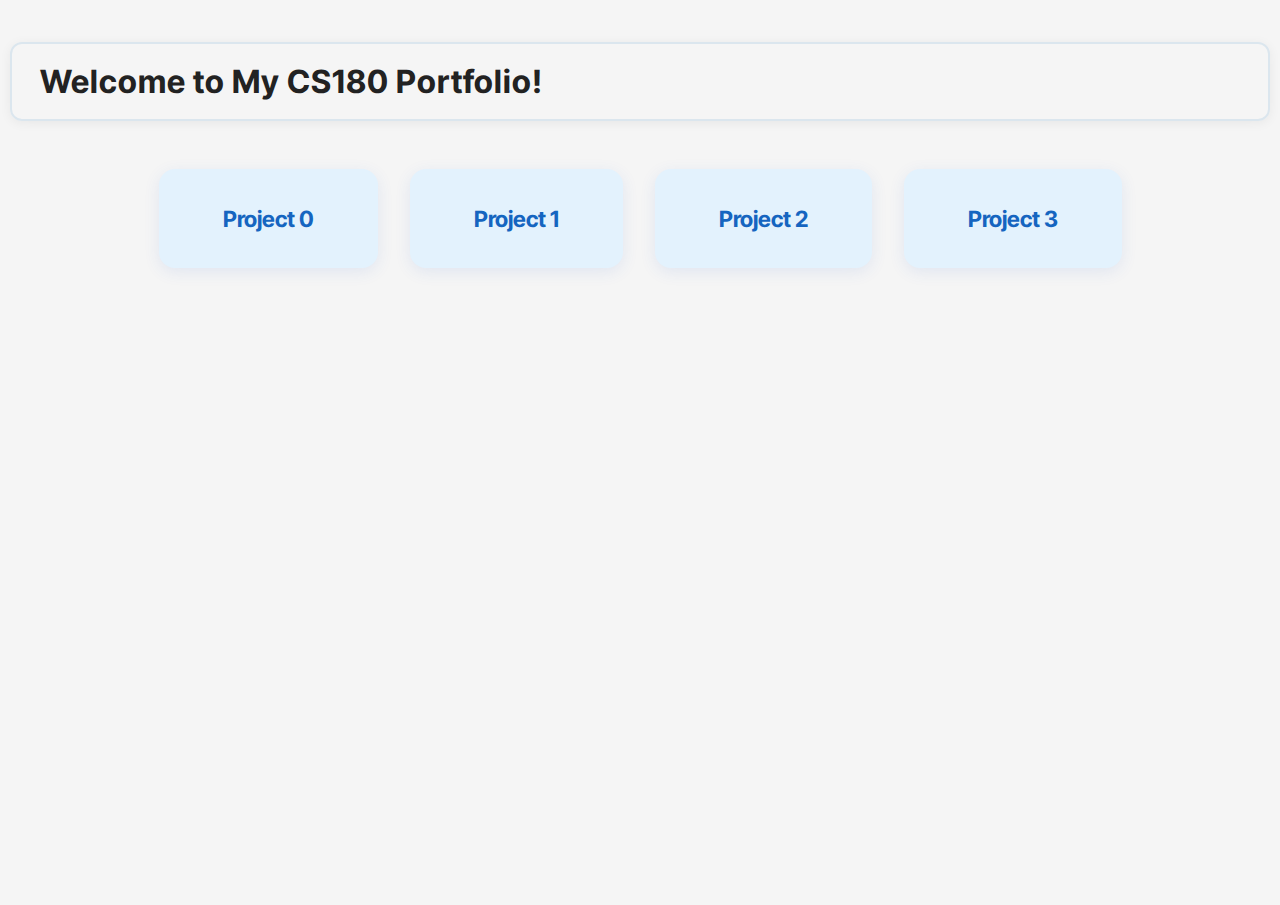
<file: index.html>
<!DOCTYPE html>
<html>
<head>
    <title>My Portfolio</title>
    <link rel="stylesheet" href="style.css">
    </style>
</head>
<body>
    <h1>Welcome to My CS180 Portfolio!</h1>
    <div class="card-links">
        <a class="card-btn" href="./0/index.html">Project 0</a>
        <a class="card-btn" href="./1/index.html">Project 1</a>
        <a class="card-btn" href="./2/index.html">Project 2</a>
        <a class="card-btn" href="./3/index.html">Project 3</a>
    </div>

</body>
</html>
</file>
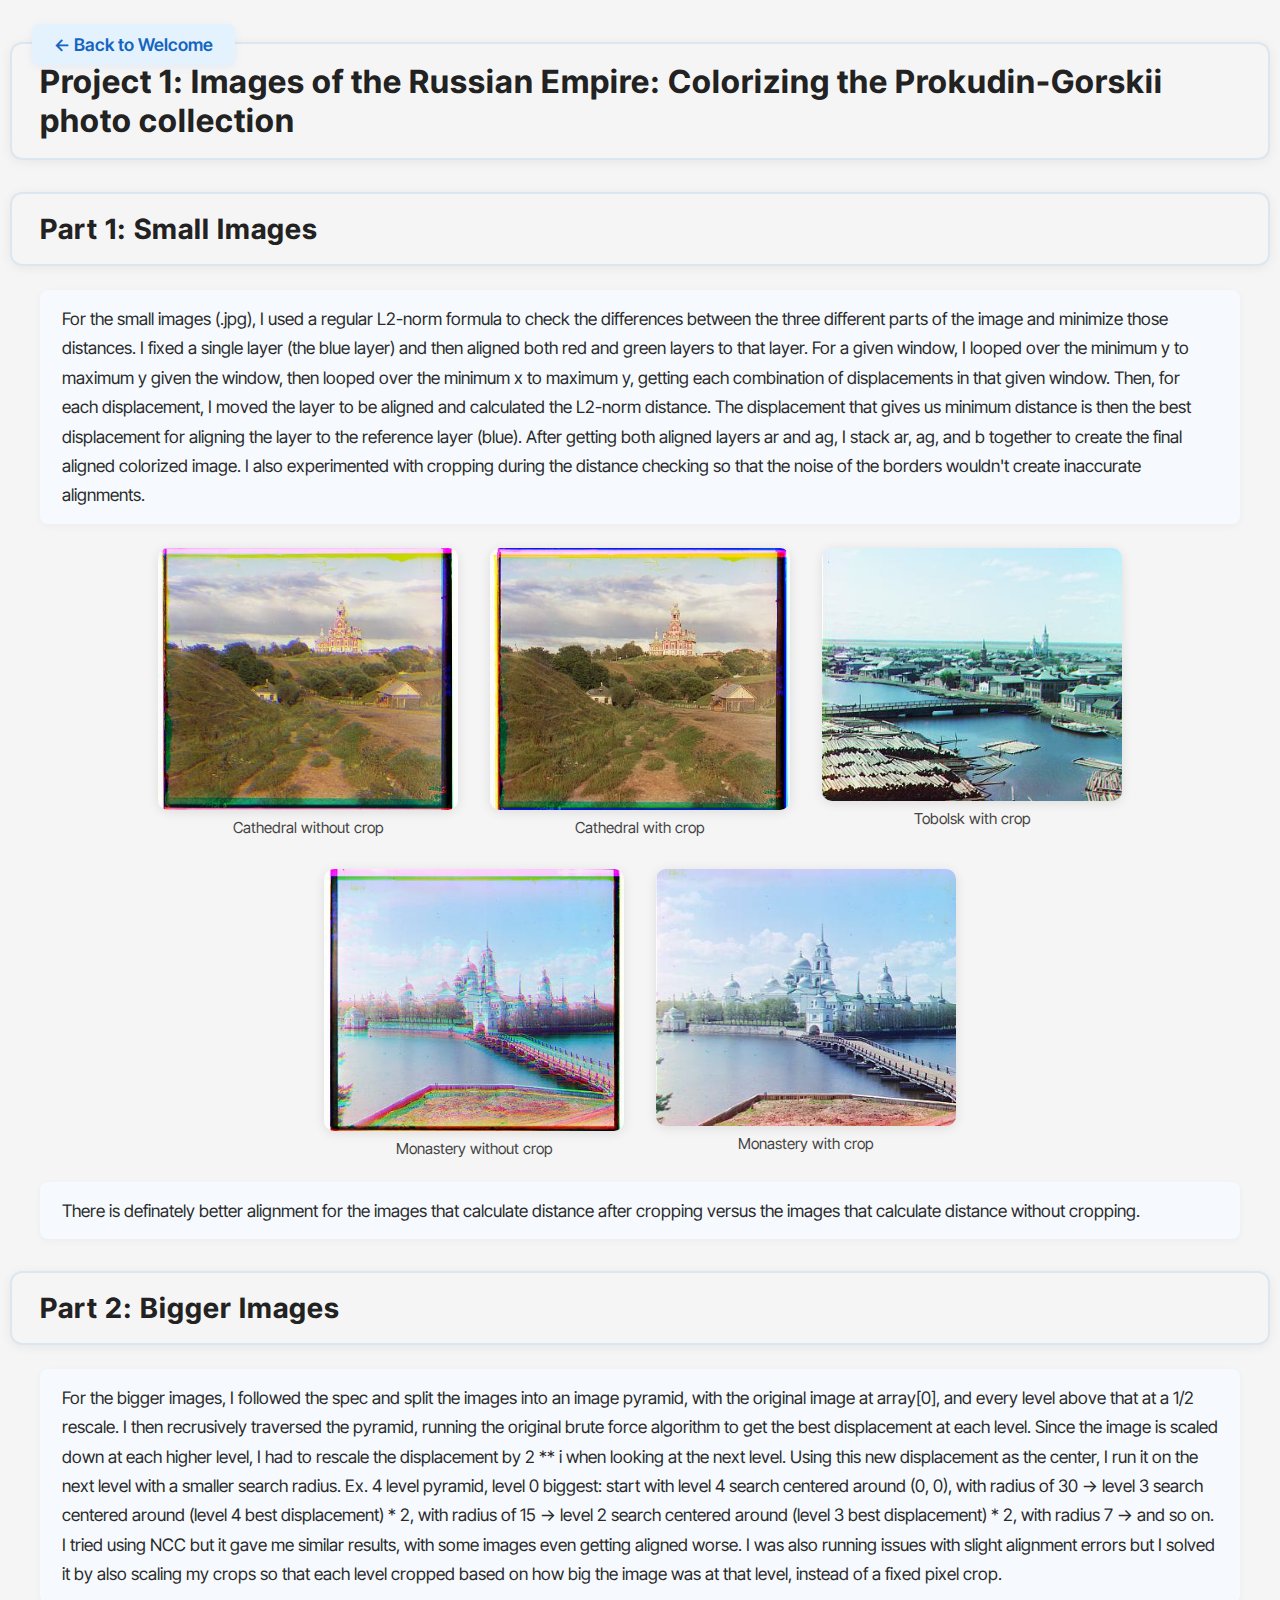
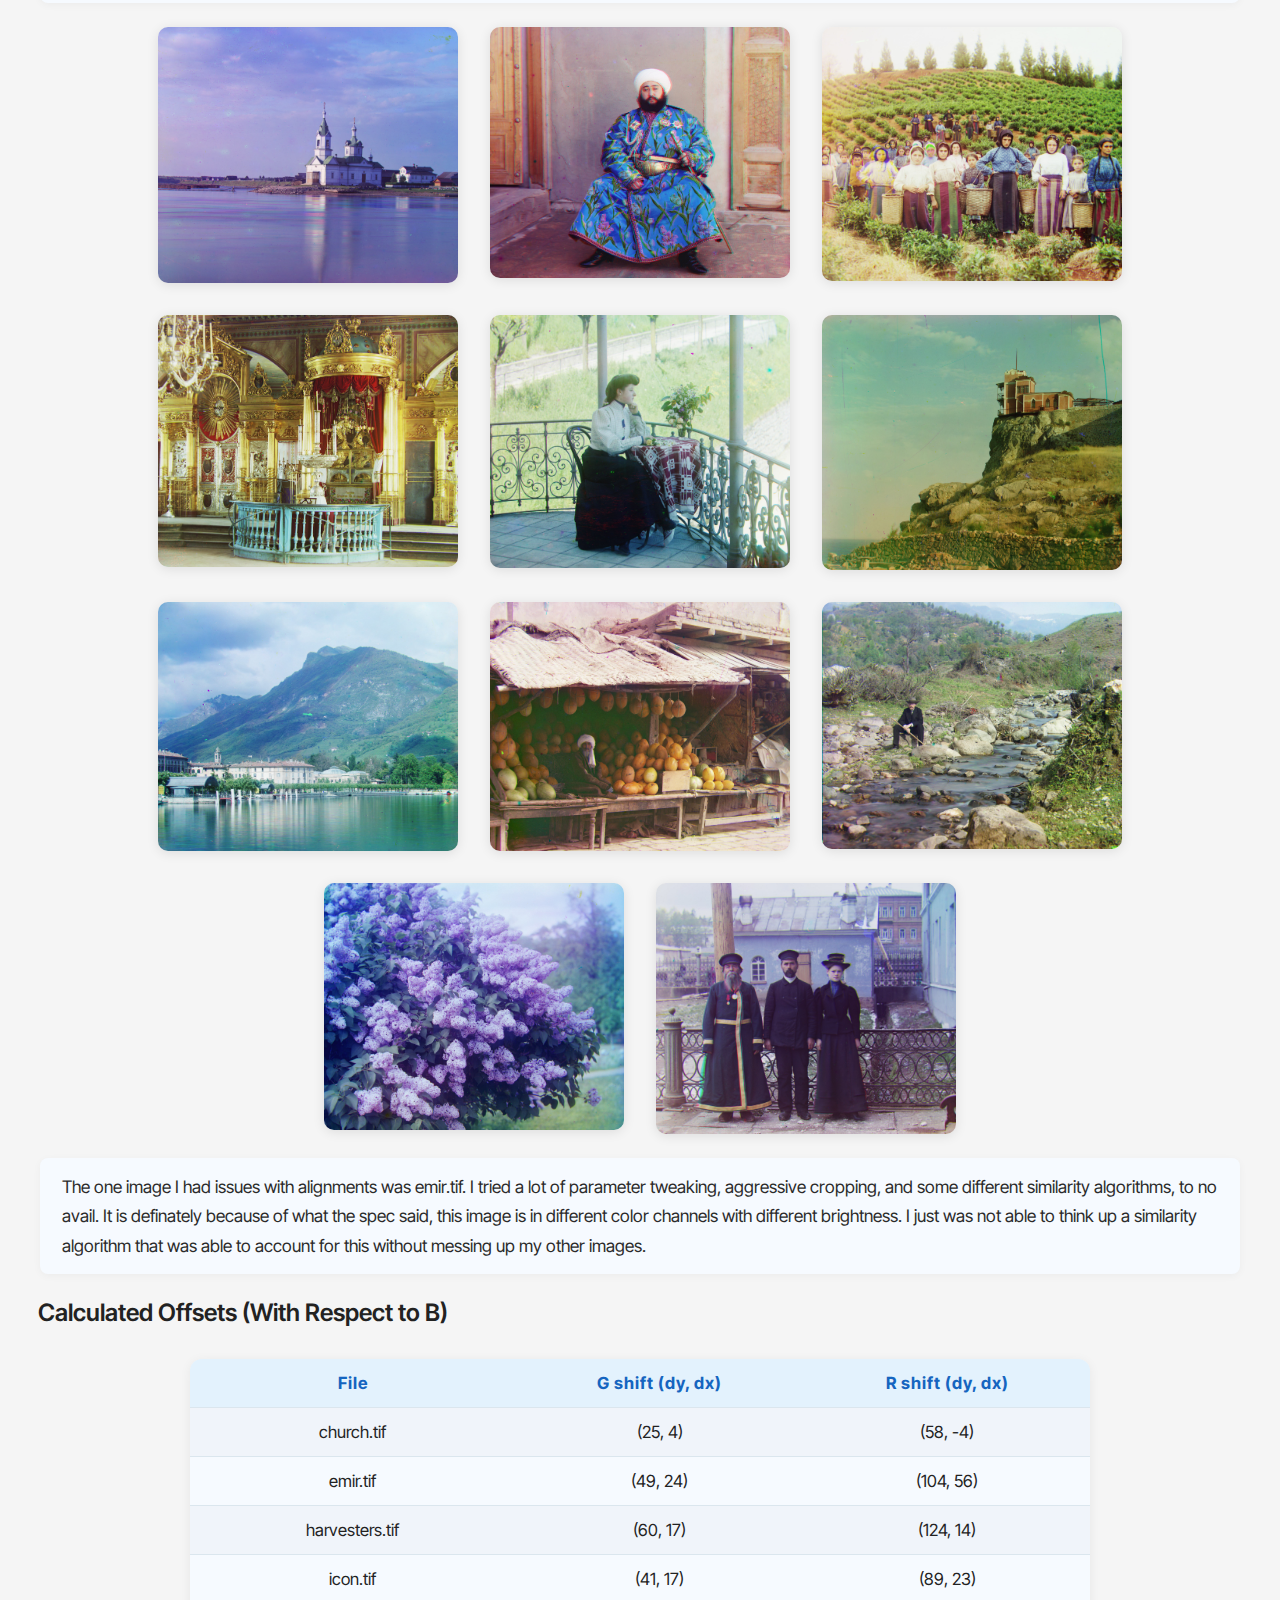
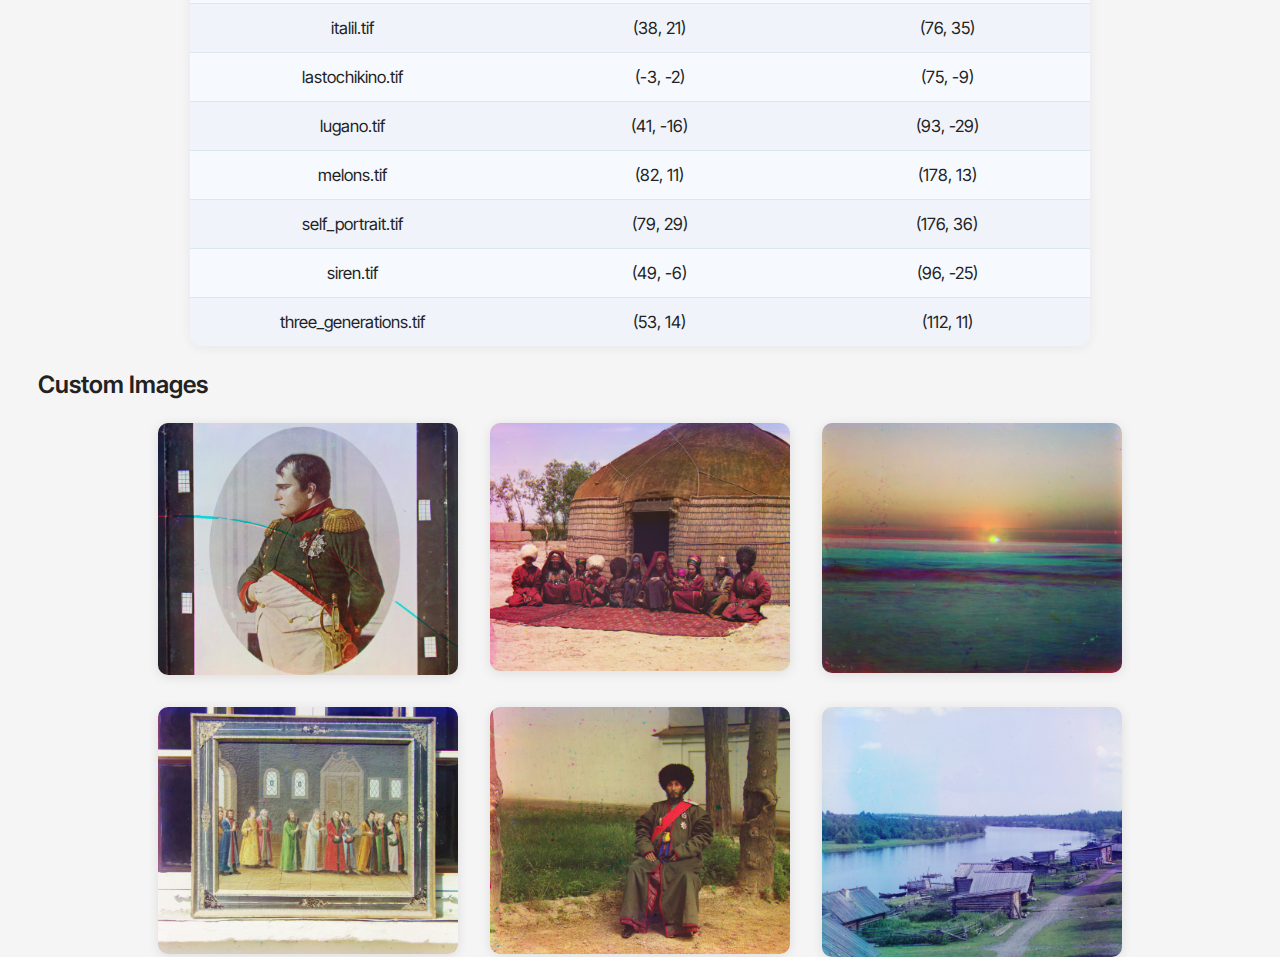
<file: 1/index.html>
<!DOCTYPE html>
<html>
<head>
    <title>Project 1</title>
    <link rel="stylesheet" href="../style.css">
</head>
<body>
    <a href="../index.html" class="back-btn">&#8592; Back to Welcome</a>
    <h1>
        Project 1: Images of the Russian Empire: 
        Colorizing the Prokudin-Gorskii photo collection
    </h1>
    <h2>Part 1: Small Images</h2>
    <p>
        For the small images (.jpg), I used a regular L2-norm formula to check the differences 
        between the three different parts of the image and minimize those distances.
        I fixed a single layer (the blue layer) and then aligned both red and green layers to
        that layer. For a given window, I looped over the minimum y to maximum y given the 
        window, then looped over the minimum x to maximum y, getting each combination of 
        displacements in that given window. Then, for each displacement, I moved the layer to 
        be aligned and calculated the L2-norm distance. The displacement that gives us minimum 
        distance is then the best displacement for aligning the layer to the reference layer 
        (blue). After getting both aligned layers ar and ag, I stack ar, ag, and b together to 
        create the final aligned colorized image. I also experimented with cropping during the
        distance checking so that the noise of the borders wouldn't create inaccurate alignments.
    </p>
    <div class = "img-row">
        <div class="img-col">
            <img src="./media/part1/out_withcropFalsecathedral.jpg" alt="cathedral without crop">
            <div class="img-desc">Cathedral without crop</div>
        </div>
        <div class="img-col">
            <img src="./media/part1/out_withcropTruecathedral.jpg" alt="cathedral with crop">
            <div class="img-desc">Cathedral with crop</div>
        </div>
        <div class="img-col">
            <img src="./media/part1/out_withcropTruetobolsk.jpg", alt="tobolsk with crop">
            <div class="img-desc">Tobolsk with crop</div>
        </div>
        <div class="img-col">
            <img src="./media/part1/out_withcropFalsemonastery.jpg", alt="monastery without crop">
            <div class="img-desc">Monastery without crop</div>
        </div>
        <div class="img-col">
            <img src="./media/part1/out_withcropTruemonastery.jpg", alt="monastery with crop">
            <div class="img-desc">Monastery with crop</div>
        </div>
    </div>

    <p>
        There is definately better alignment for the images that calculate distance after cropping
        versus the images that calculate distance without cropping. 
    </p>

    <h2>Part 2: Bigger Images</h2>

    <p>
        For the bigger images, I followed the spec and split the images into an image pyramid,
        with the original image at array[0], and every level above that at a 1/2 rescale. I then
        recrusively traversed the pyramid, running the original brute force algorithm to get the best displacement at each level. Since the image
        is scaled down at each higher level, I had to rescale the displacement by 2 ** i when looking at the
        next level. Using this new displacement as the center, I run it on the next level with a smaller search radius. Ex. 4 level pyramid, level 0 biggest: start with level 4 search centered around (0, 0), with
        radius of 30 &rarr; level 3 search centered around (level 4 best displacement) * 2, with radius of 15 &rarr; level 2 search
        centered around (level 3 best displacement) * 2, with radius 7 &rarr; and so on. I tried using NCC but it gave
        me similar results, with some images even getting aligned worse. I was also running issues with slight alignment errors but I solved it
        by also scaling my crops so that each level cropped based on how big the image was at that level, instead of a fixed pixel crop. 
    </p>

    <div class="img-row">
        <div class="img-col">
            <img src="./media/part2/churchv20.1cropped.jpg", alt="placeholder">
        </div>
        <div class="img-col">
            <img src="./media/part2/emirv20.1cropped.jpg", alt="placeholder">
        </div>
        <div class="img-col">
            <img src="./media/part2/harvestersv20.1cropped.jpg", alt="placeholder">
        </div>
        <div class="img-col">
            <img src="./media/part2/iconv20.1cropped.jpg", alt="placeholder">
        </div>
            <div class="img-col">
            <img src="./media/part2/italilv20.1cropped.jpg", alt="placeholder">
        </div>
        <div class="img-col">
            <img src="./media/part2/lastochikinov20.1cropped.jpg", alt="placeholder">
        </div>
        <div class="img-col">
            <img src="./media/part2/luganov20.1cropped.jpg", alt="placeholder">
        </div>
        <div class="img-col">
            <img src="./media/part2/melonsv20.1cropped.jpg", alt="placeholder">
        </div>
        <div class="img-col">
            <img src="./media/part2/self_portraitv20.1cropped.jpg", alt="placeholder">
        </div>
        <div class="img-col">
            <img src="./media/part2/sirenv20.1cropped.jpg", alt="placeholder">
        </div>
        <div class="img-col">
            <img src="./media/part2/three_generationsv20.1cropped.jpg", alt="placeholder">
        </div>
    </div>

    <p>
        The one image I had issues with alignments was emir.tif. I tried a lot of parameter tweaking, aggressive cropping, and some different
        similarity algorithms, to no avail. It is definately because of what the spec said, this image is in different color channels with 
        different brightness. I just was not able to think up a similarity algorithm that was able to account for this without messing up my other
        images. 
    </p>

    <h3>Calculated Offsets (With Respect to B)</h3>
    
    <table>
        <thead>
        <tr>
        <th>File</th>
        <th>G shift (dy, dx)</th>
        <th>R shift (dy, dx)</th>
        </tr>
        </thead>
        <tbody>
            <tr>
            <td>church.tif</td>
            <td>(25, 4)</td>
            <td>(58, -4)</td>
            </tr>
            <tr>
            <td>emir.tif</td>
            <td>(49, 24)</td>
            <td>(104, 56)</td>
            </tr>
            <tr>
            <td>harvesters.tif</td>
            <td>(60, 17)</td>
            <td>(124, 14)</td>
            </tr>
            <tr>
            <td>icon.tif</td>
            <td>(41, 17)</td>
            <td>(89, 23)</td>
            </tr>
            <tr>
            <td>italil.tif</td>
            <td>(38, 21)</td>
            <td>(76, 35)</td>
            </tr>
            <tr>
            <td>lastochikino.tif</td>
            <td>(-3, -2)</td>
            <td>(75, -9)</td>
            </tr>
            <tr>
            <td>lugano.tif</td>
            <td>(41, -16)</td>
            <td>(93, -29)</td>
            </tr>
            <tr>
            <td>melons.tif</td>
            <td>(82, 11)</td>
            <td>(178, 13)</td>
            </tr>
            <tr>
            <td>self_portrait.tif</td>
            <td>(79, 29)</td>
            <td>(176, 36)</td>
            </tr>
            <tr>
            <td>siren.tif</td>
            <td>(49, -6)</td>
            <td>(96, -25)</td>
            </tr>
            <tr>
            <td>three_generations.tif</td>
            <td>(53, 14)</td>
            <td>(112, 11)</td>
            </tr>
        </tbody>
    </table>

    <h3>Custom Images</h3>

    <div class="img-row">
        <div class="img-col">
            <img src="./media/part2/napoleonv1cropped0.1.jpg", alt="napoleon">
        </div>
        <div class="img-col">
            <img src="./media/part2/people_hutv1cropped0.1.jpg", alt="people sitting in front of hut">
        </div>
        <div class="img-col">
            <img src="./media/part2/sunsetv1cropped0.1.jpg", alt="sunset">
        </div>
        <div class="img-col">
            <img src="./media/part2/religious_paintingv1cropped0.1.jpg", alt="religious painting">
        </div>
        <div class="img-col">
            <img src="./media/part2/person_treev1cropped0.1.jpg", alt="person sitting by tree">
        </div>

        <div class="img-col">
            <img src="./media/part2/riverv1cropped0.1.jpg", alt="riveer">
        </div>
    </div>



</body>
</html>
</file>
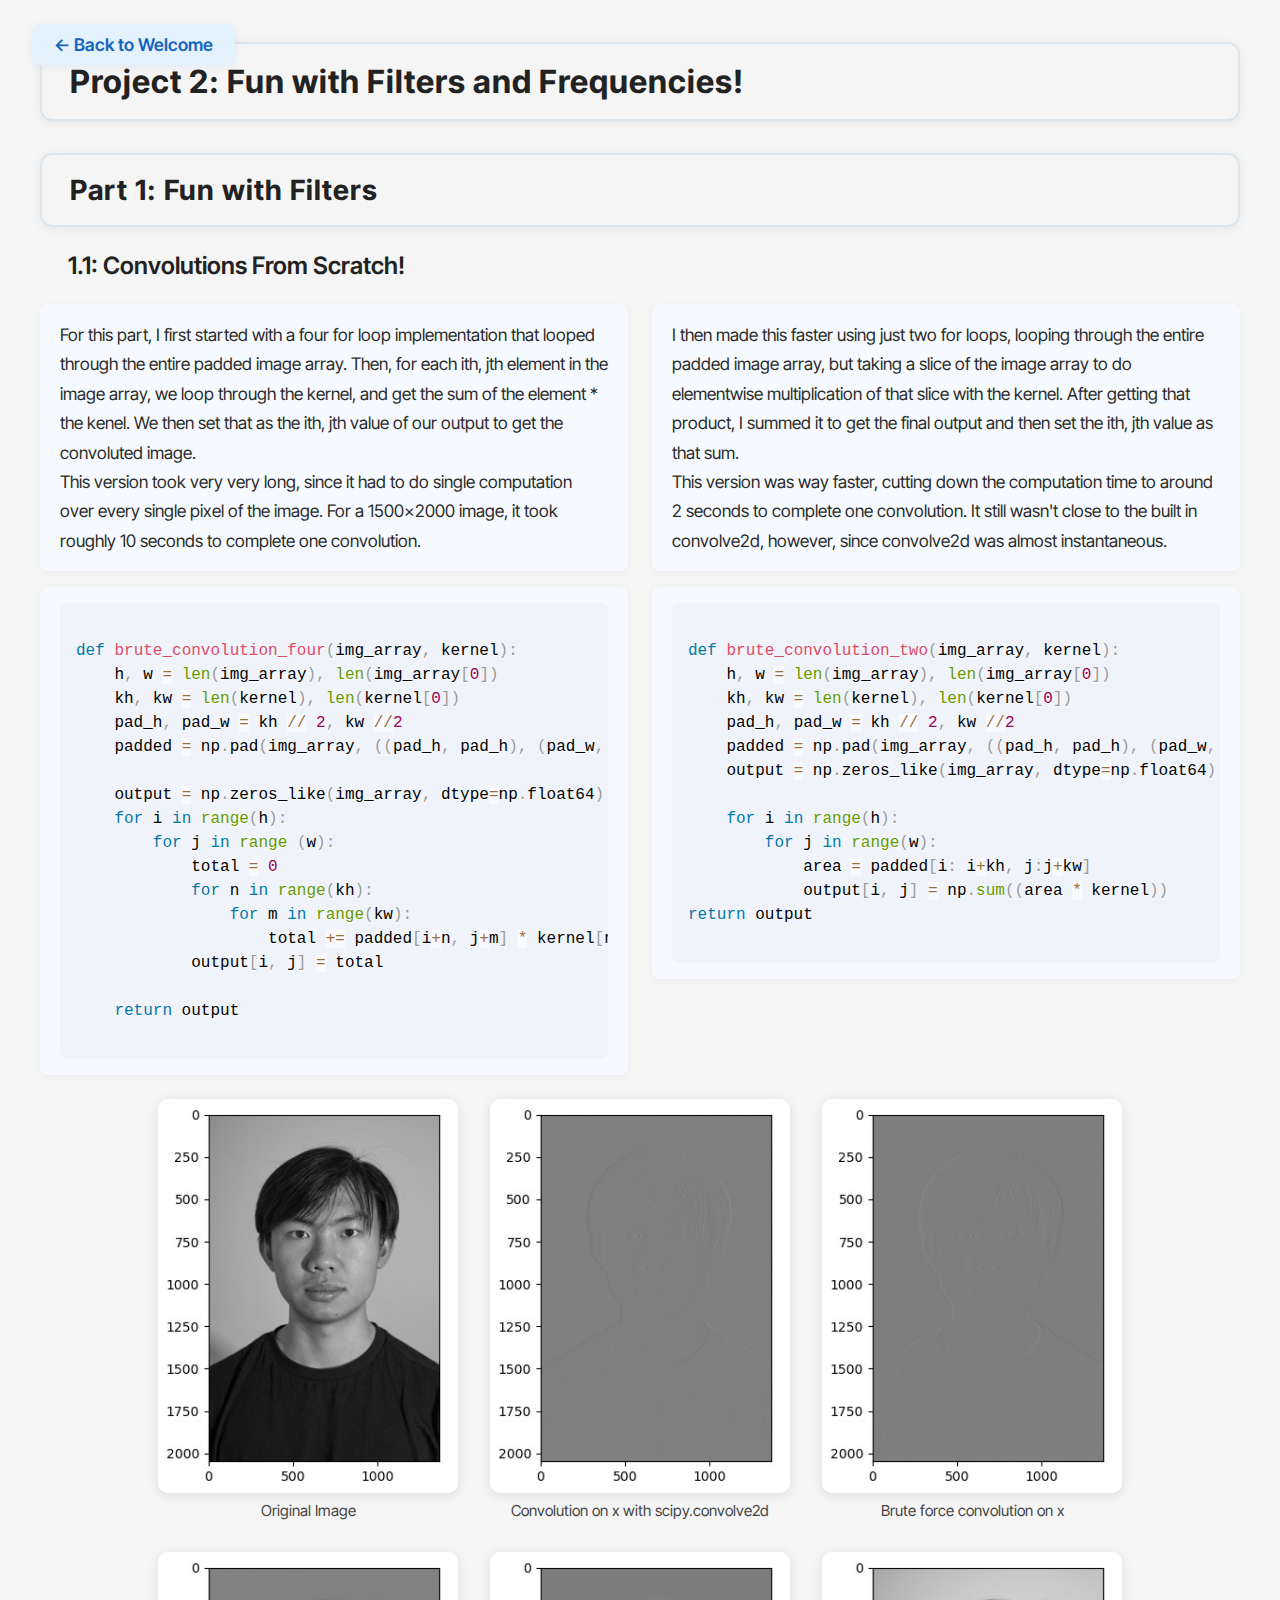
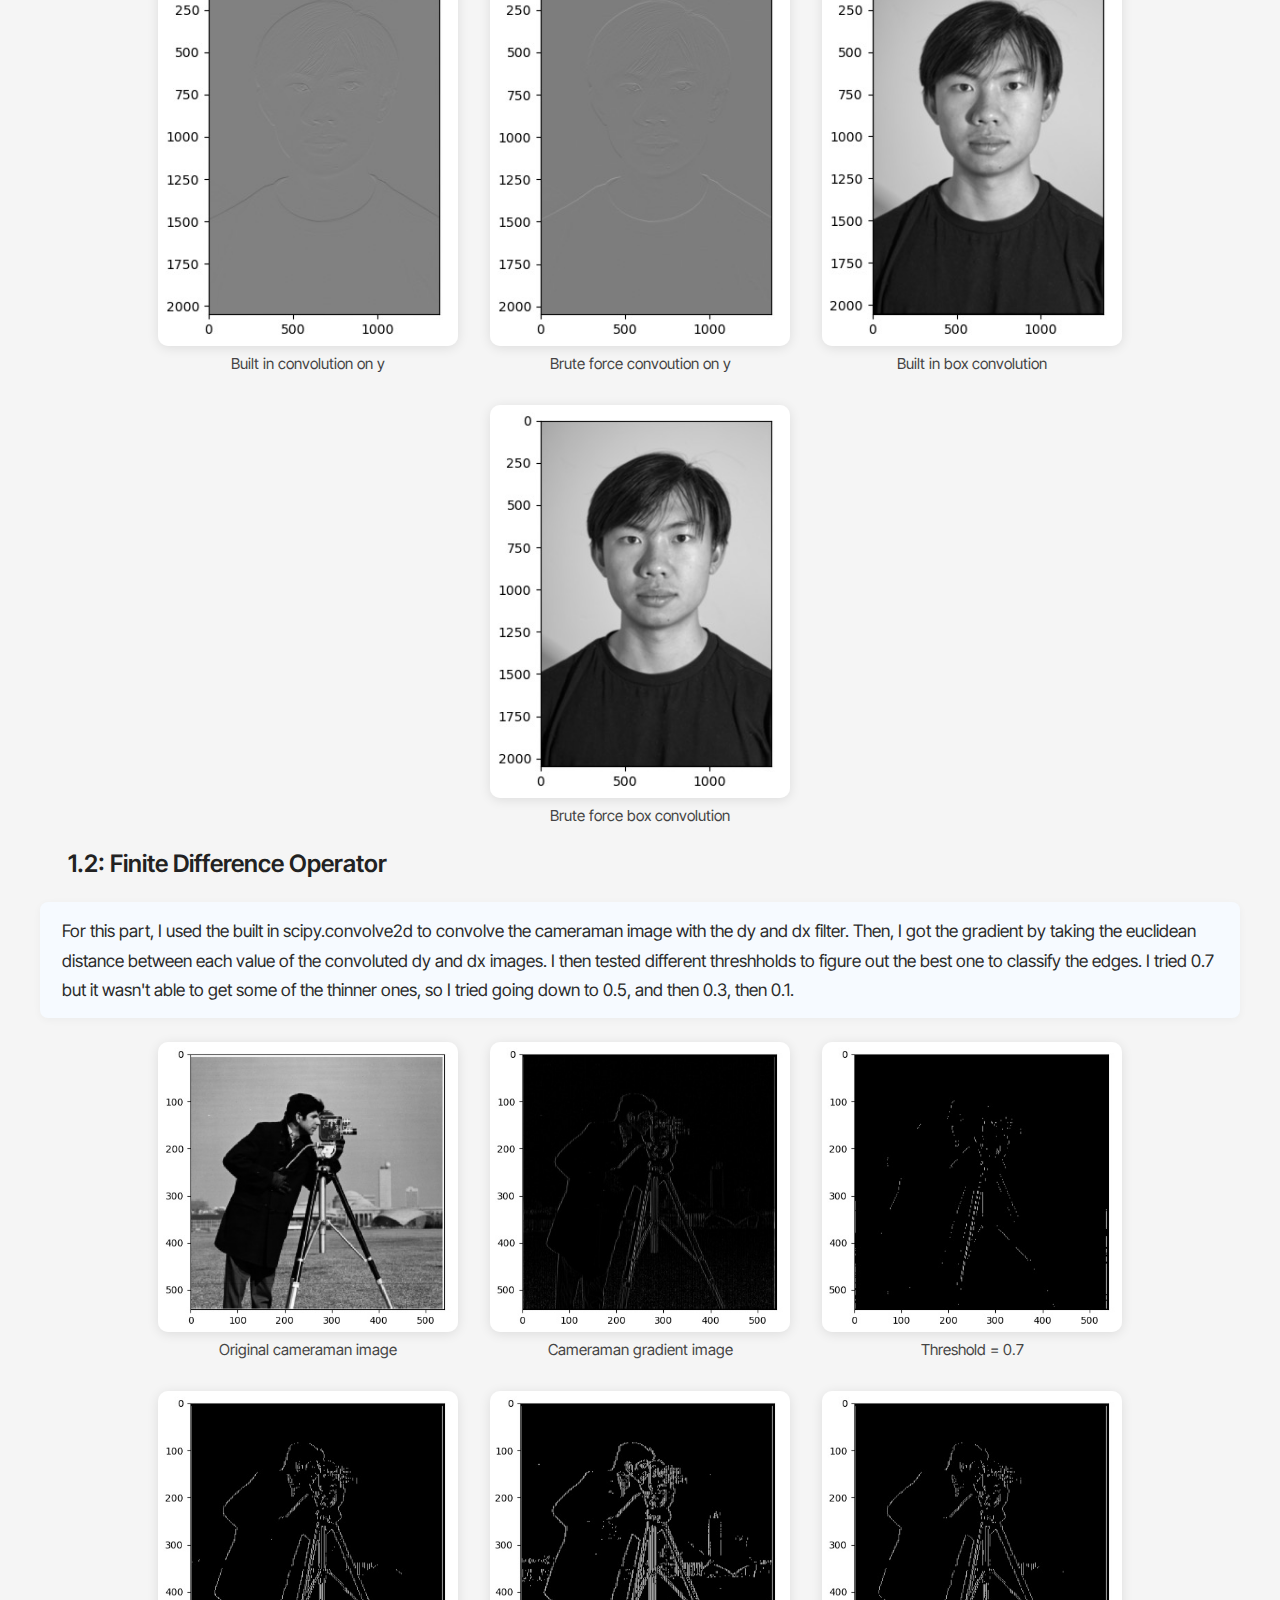
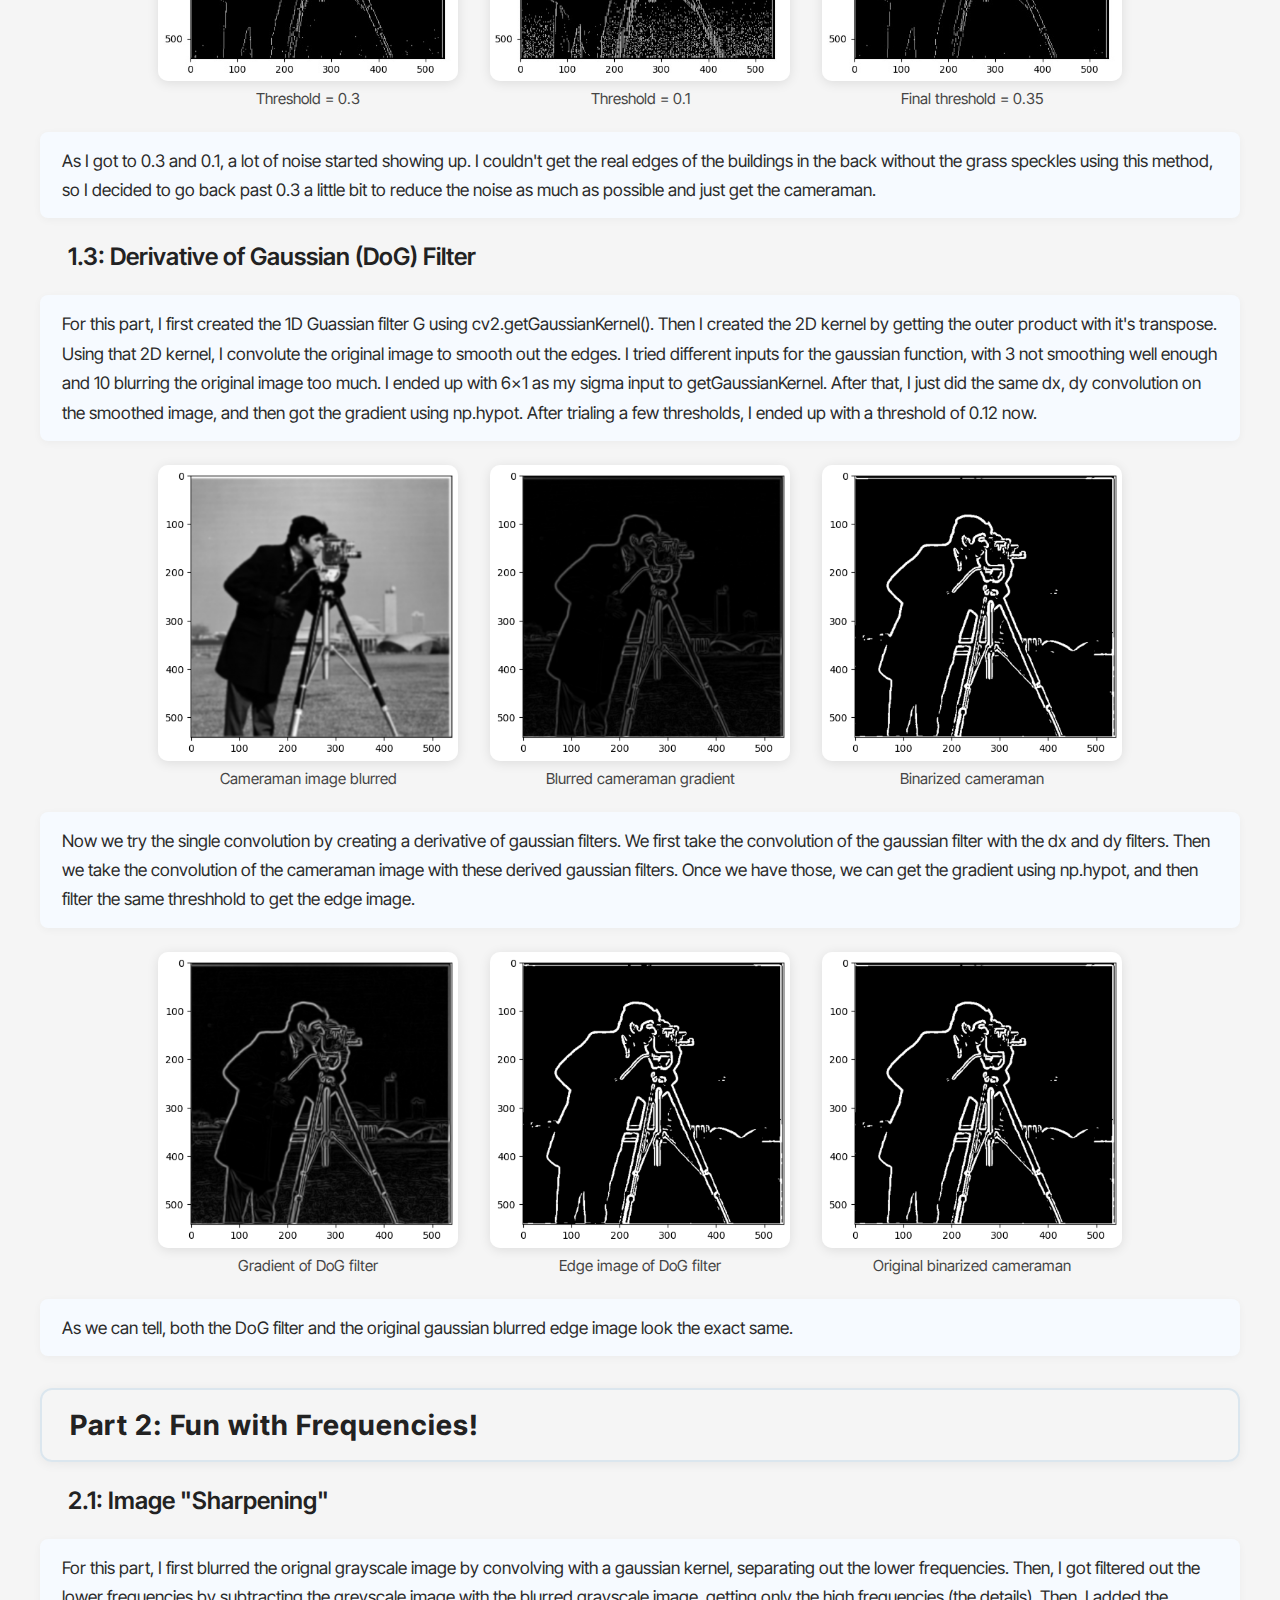
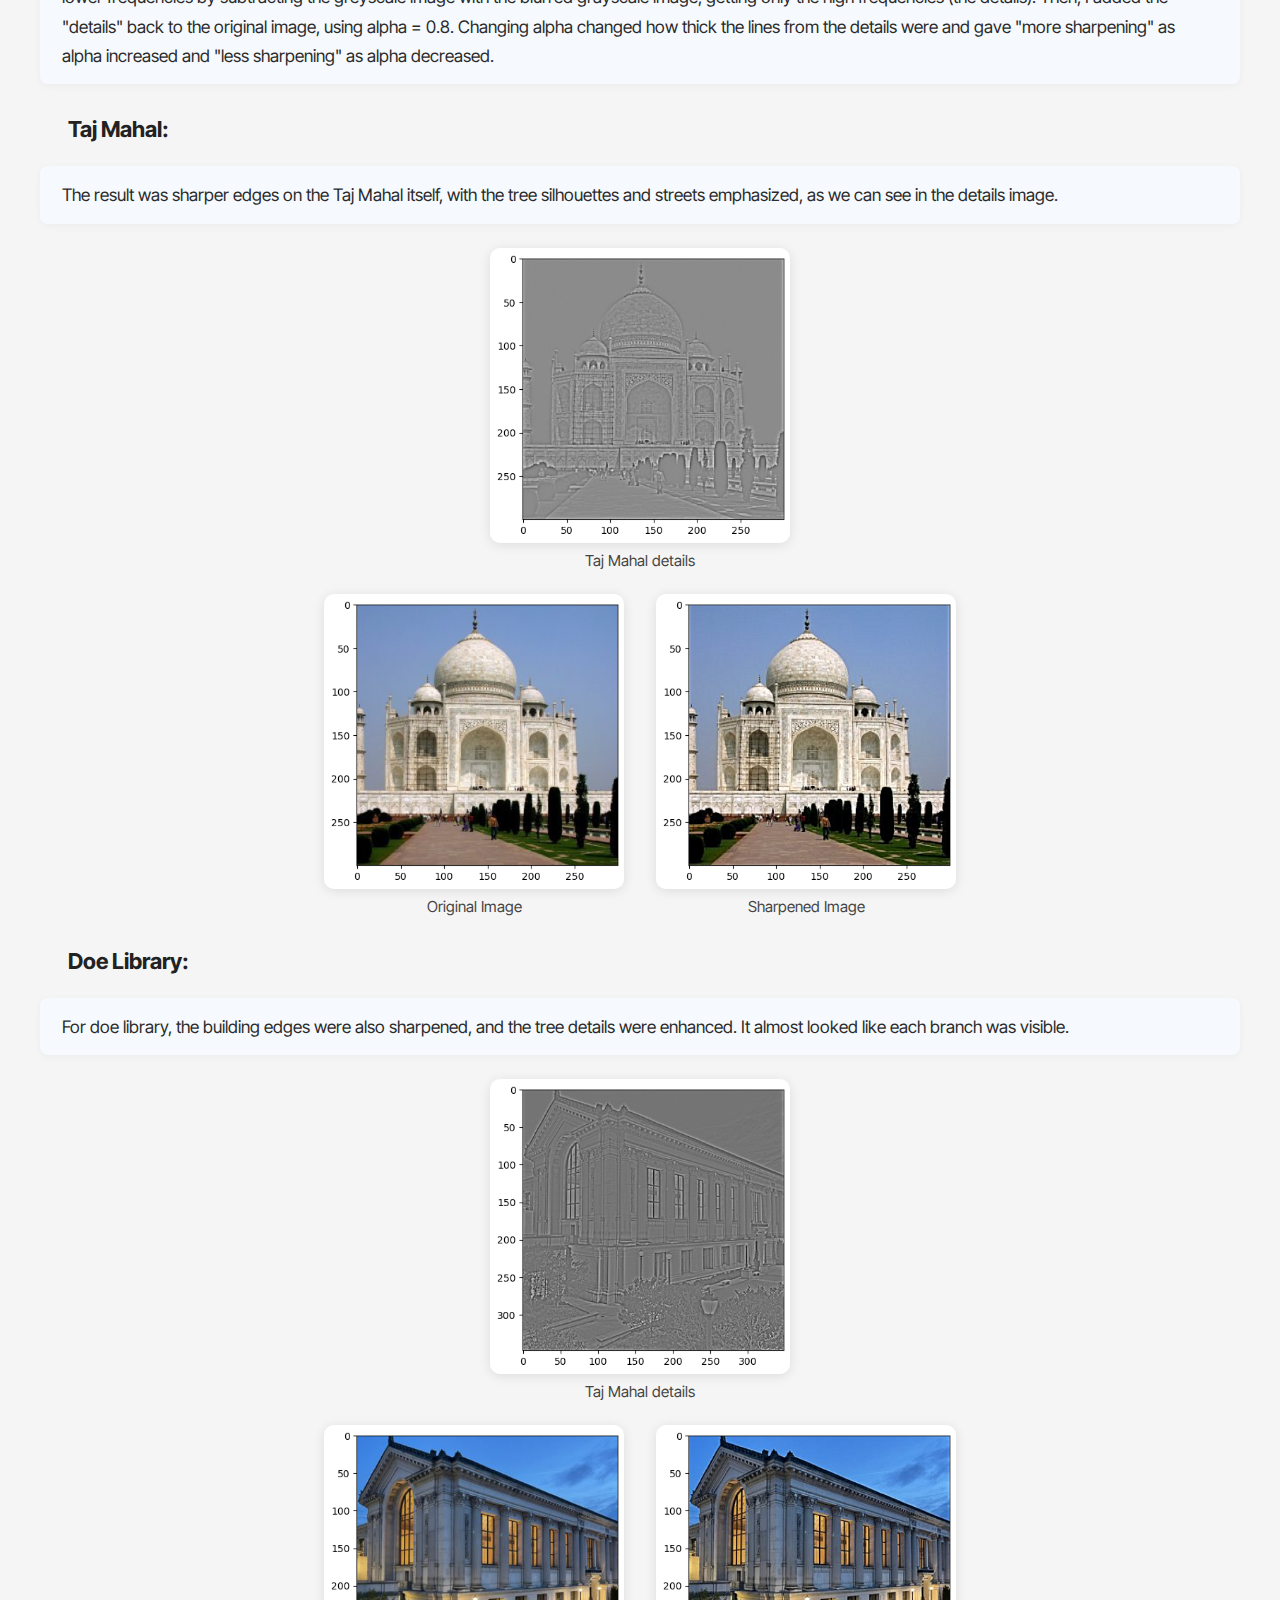
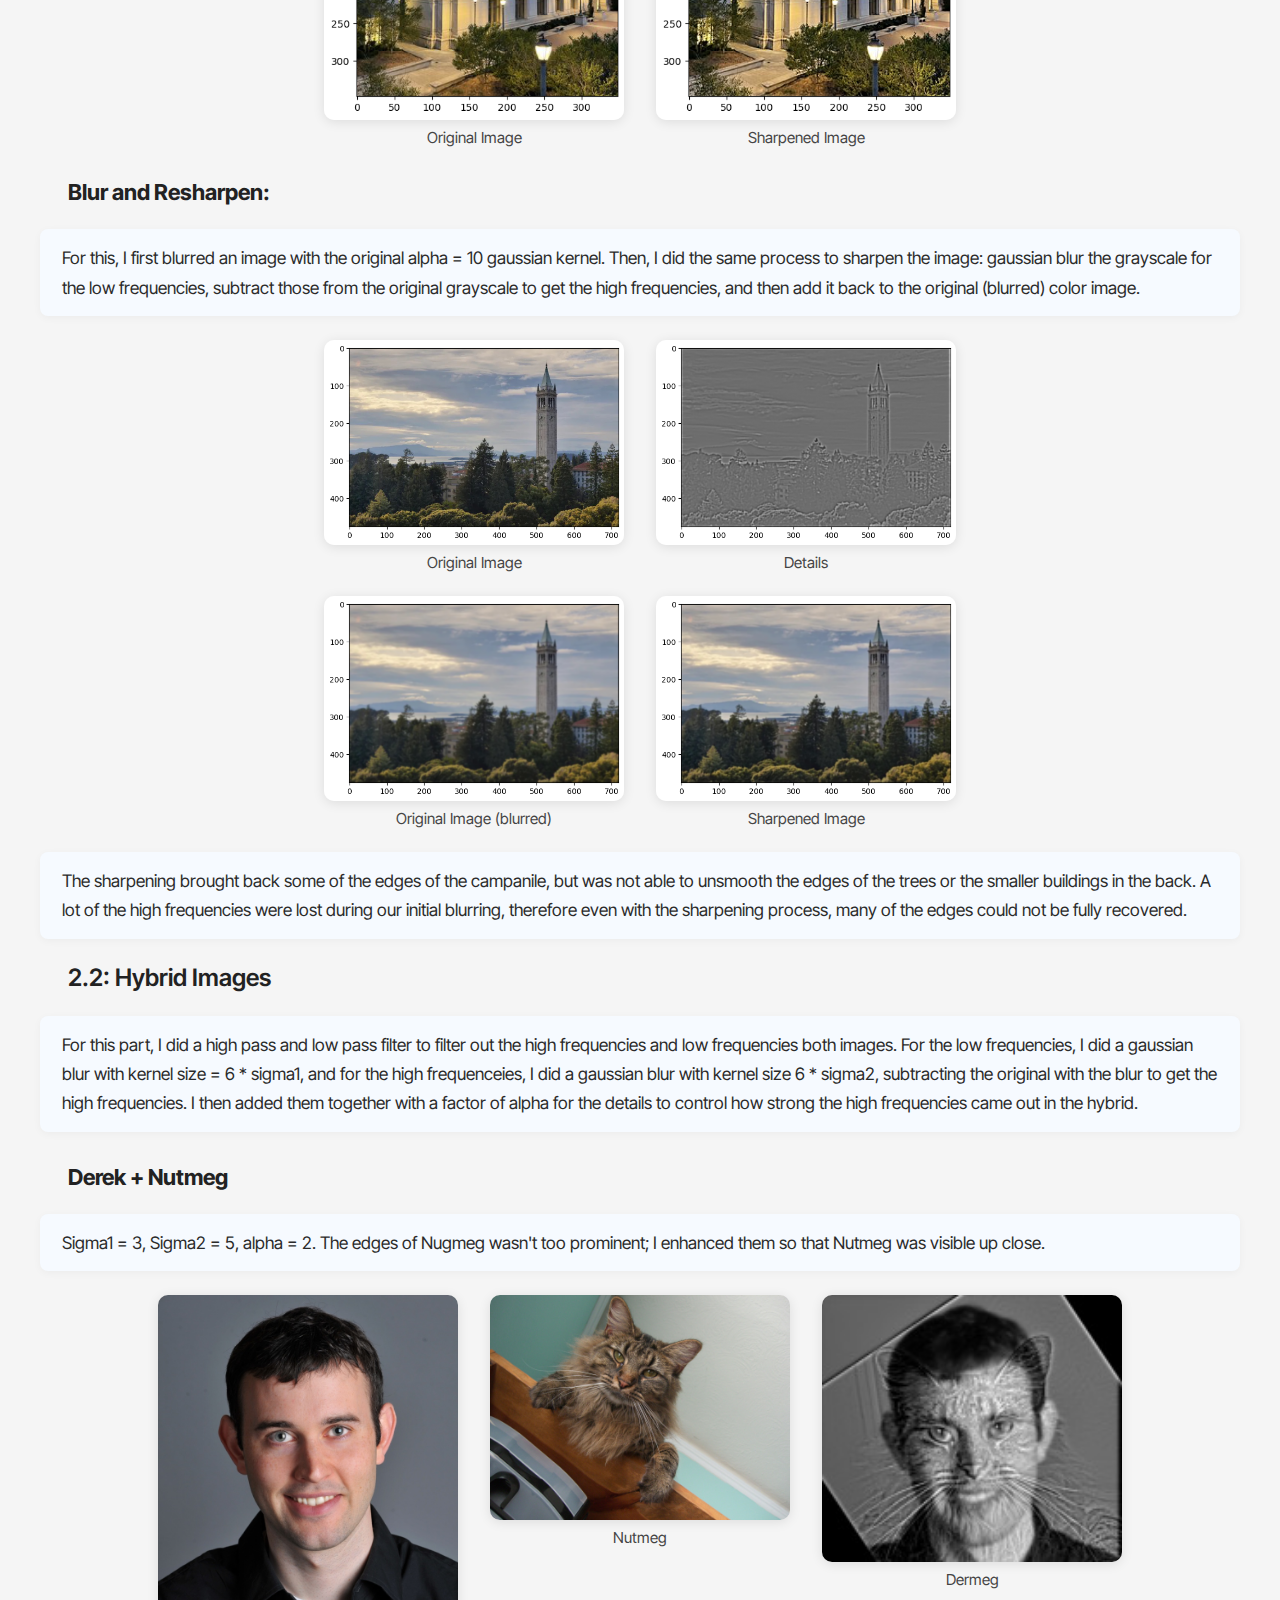
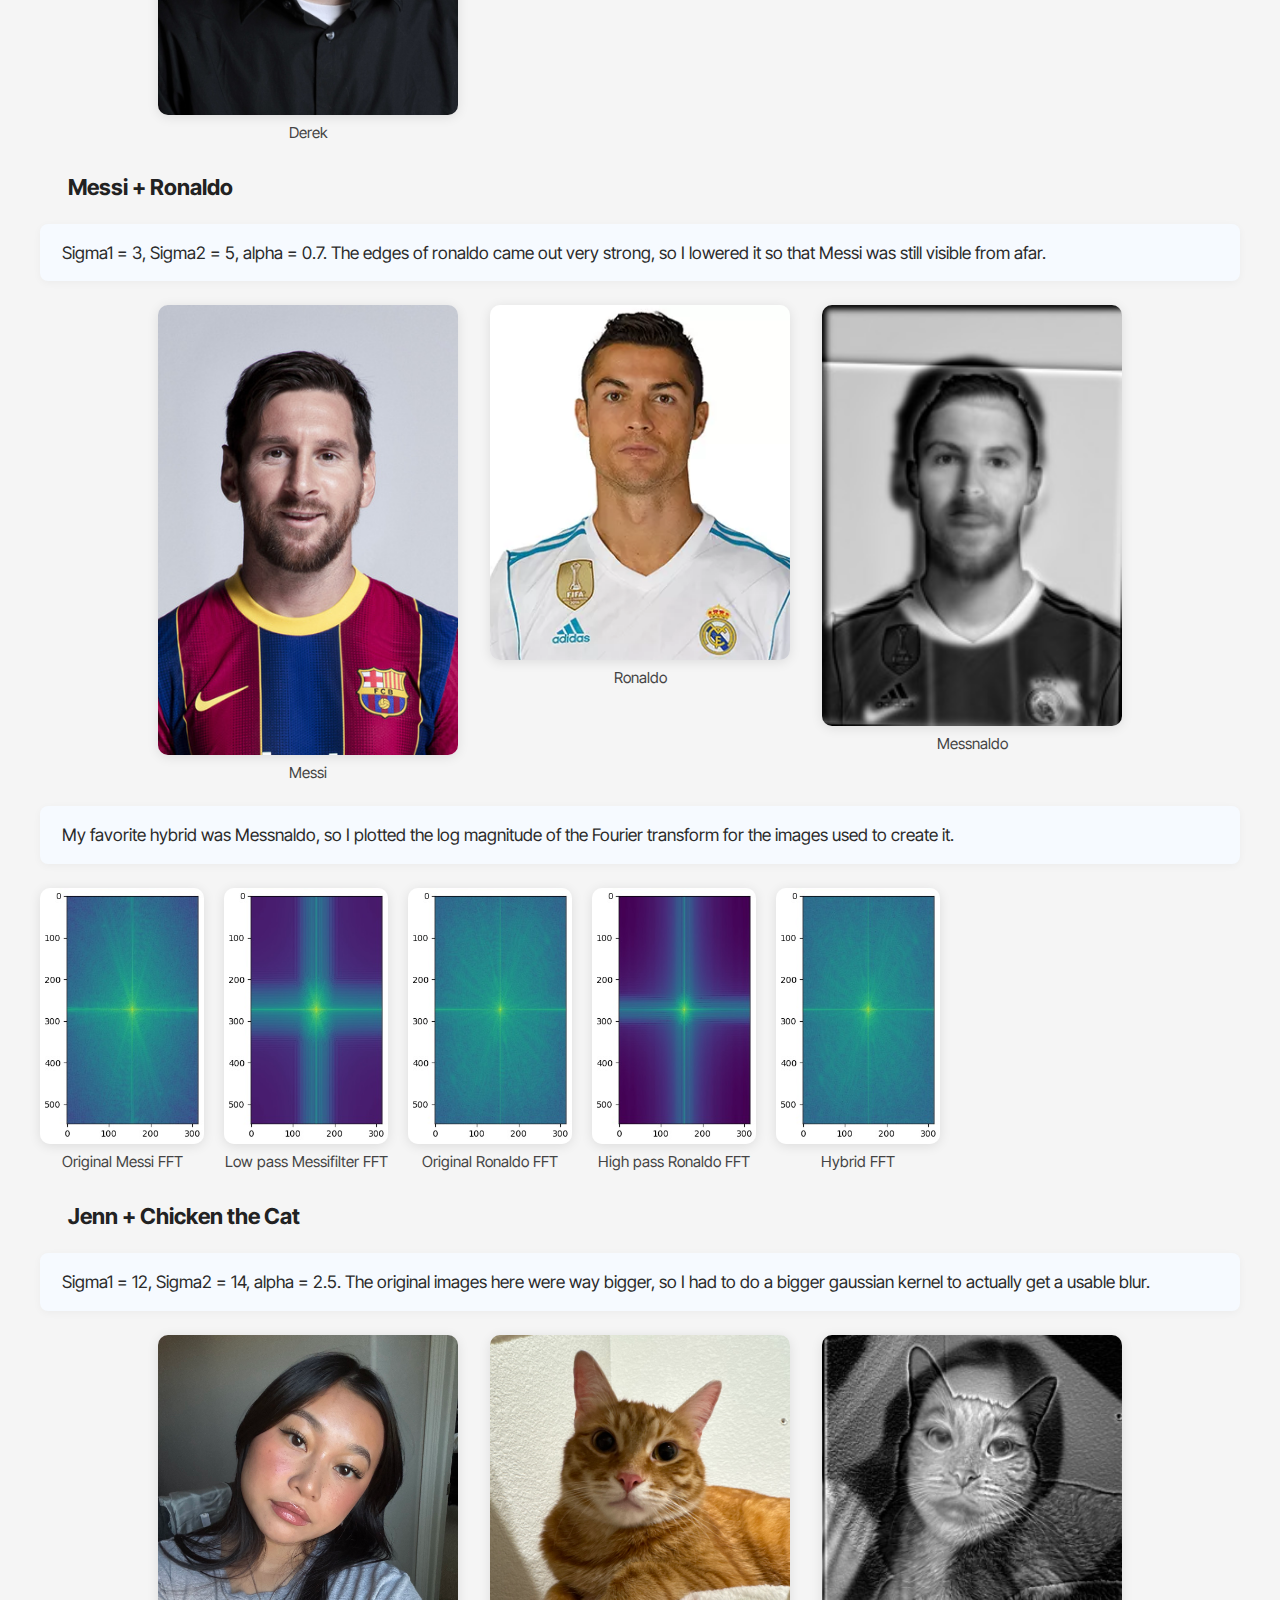
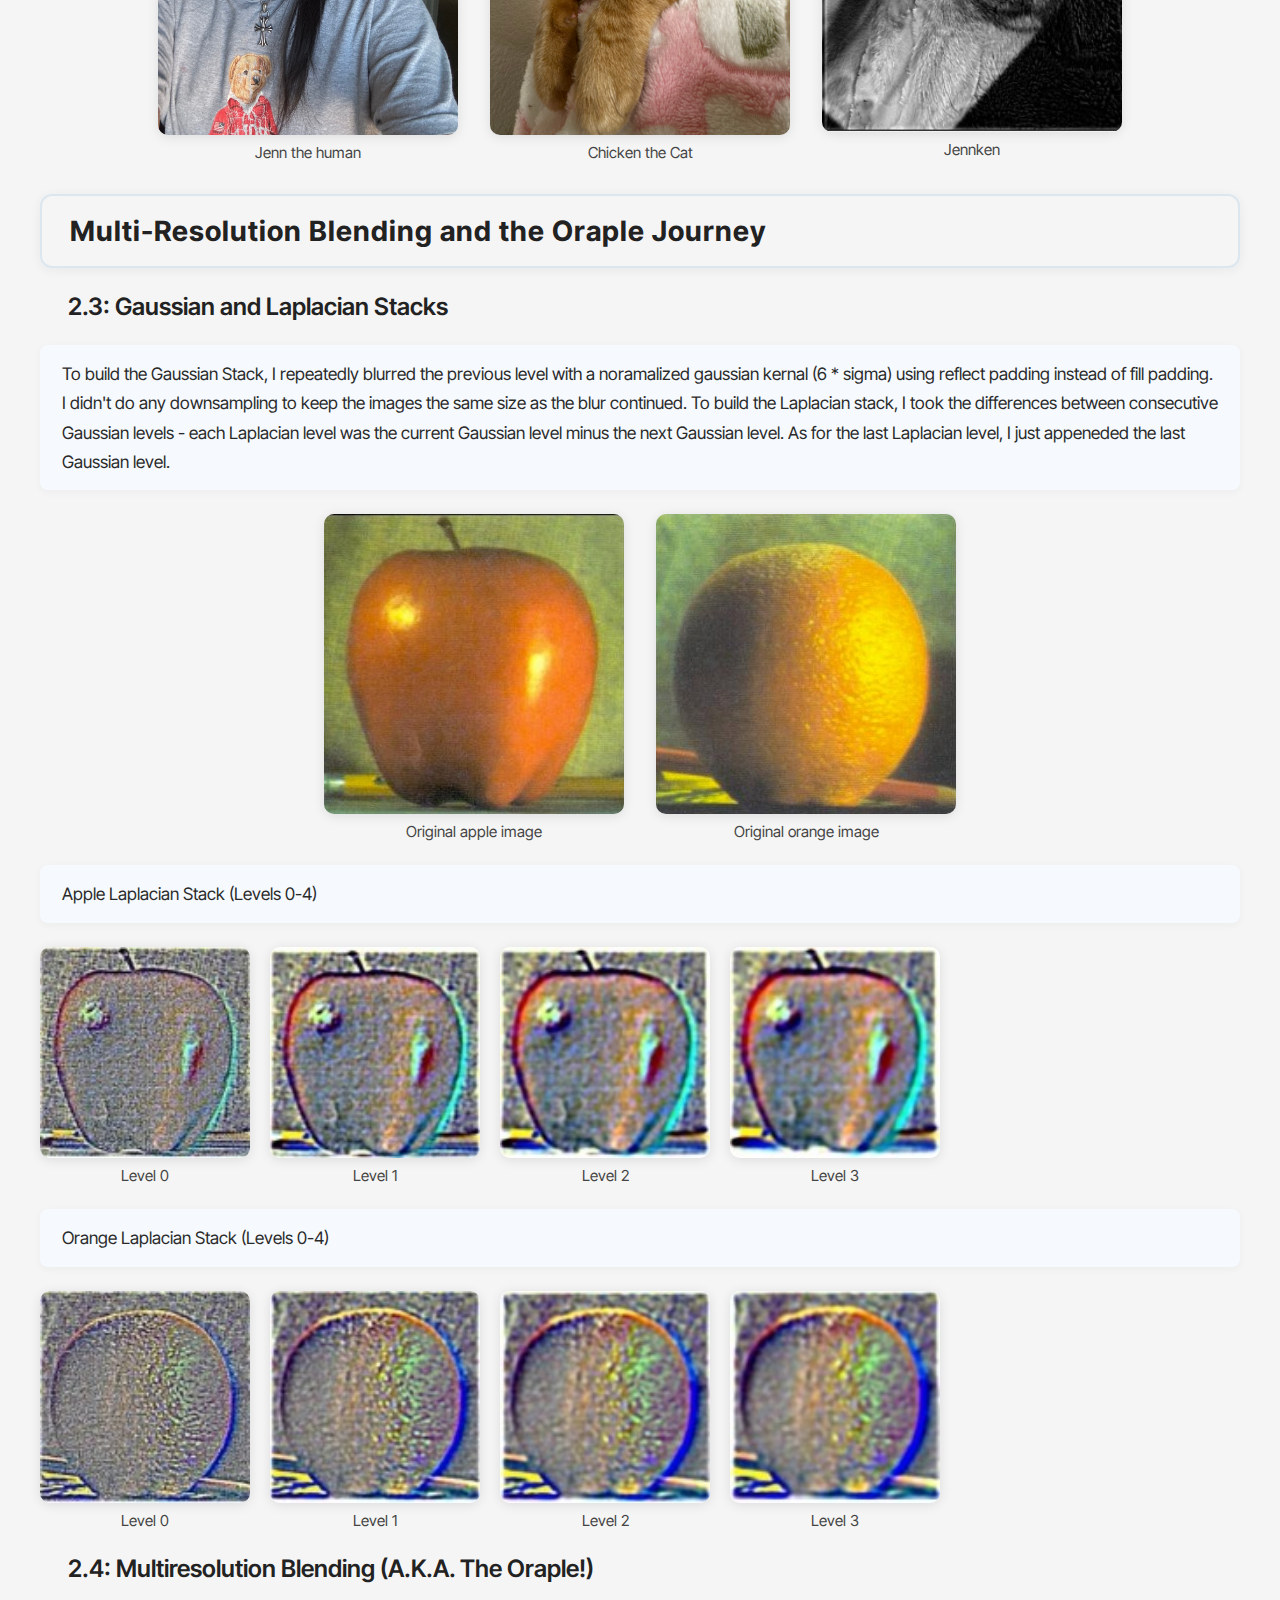
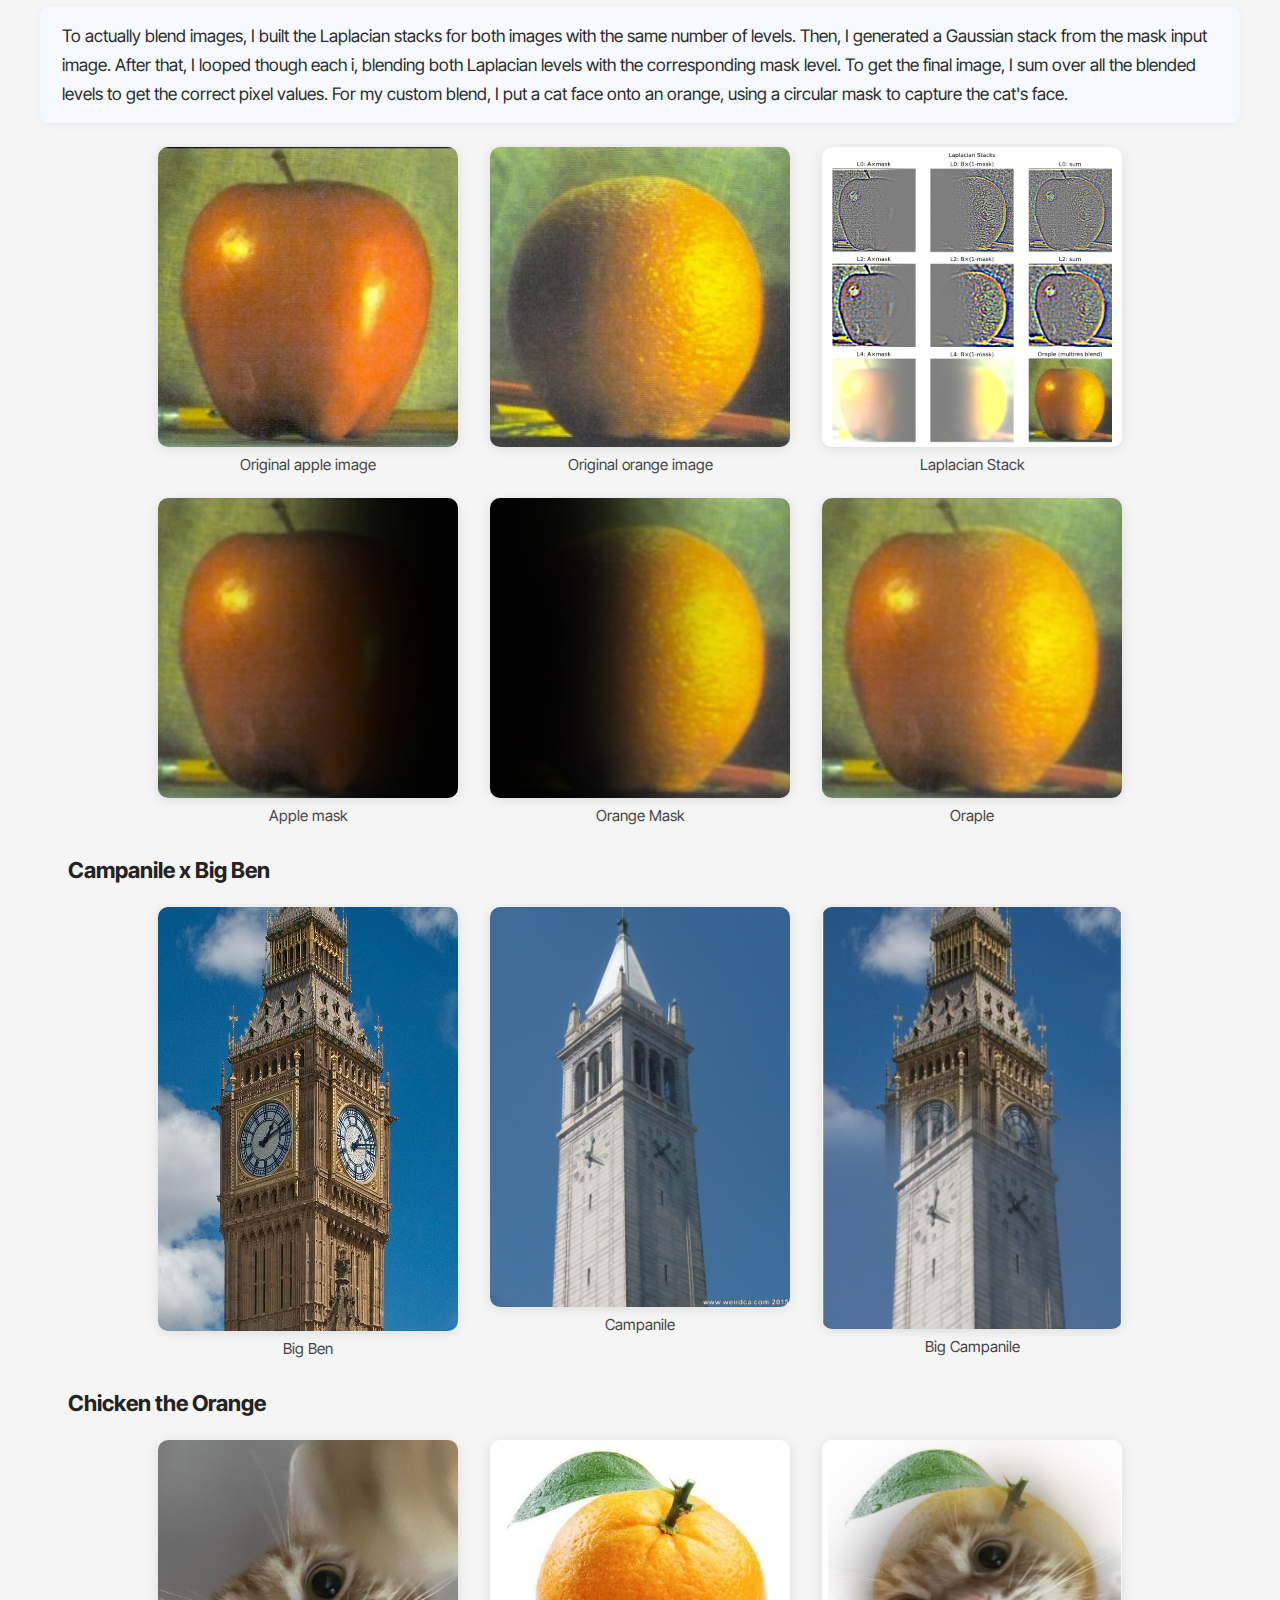
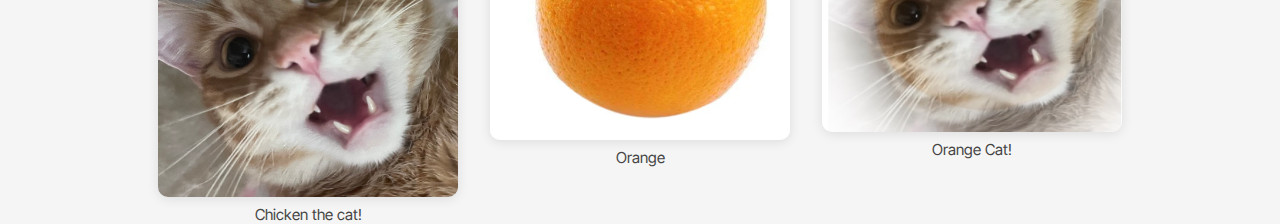
<file: 2/index.html>
<!DOCTYPE html>
<html lang="en">
<head>
    <meta charset="UTF-8">
    <meta name="viewport" content="width=device-width, initial-scale=1.0">
    <title>Project 2</title>
    <link rel="stylesheet" href="../style.css">
    <!-- <link rel="stylesheet"
        href="https://cdnjs.cloudflare.com/ajax/libs/highlight.js/10.0.3/styles/default.min.css">
    <script src="https://cdnjs.cloudflare.com/ajax/libs/highlight.js/10.0.3/highlight.min.js"></script>
    <script>hljs.initHighlightingOnLoad();</script> -->
    <link rel="stylesheet" href="../prism.css"/>
</head>
<body>
    <a href="../index.html" class="back-btn">&#8592; Back to Welcome</a>

    <main class="content">
        <h1>Project 2: Fun with Filters and Frequencies!</h1>
        <h2>Part 1: Fun with Filters</h2>
        <h3>1.1: Convolutions From Scratch!</h3>

        <div class = "section-grid">
            <div class = "section">
                <div class = "explain">
                    <p>
                        For this part, I first started with a four for loop implementation that looped 
                        through the entire padded image array. Then, for each ith, jth element in the 
                        image array, we loop through the kernel, and get the sum of the element *
                        the kenel. We then set that as the ith, jth value of our output to get the 
                        convoluted image.
                        <br>
                        This version took very very long, since it had to do single computation over every single pixel of the image.
                        For a 1500x2000 image, it took roughly 10 seconds to complete one convolution. 
                    </p>
                </div>

                <div class="code">
                    <pre><code class ="language-python">
def brute_convolution_four(img_array, kernel):
    h, w = len(img_array), len(img_array[0])
    kh, kw = len(kernel), len(kernel[0])
    pad_h, pad_w = kh // 2, kw //2
    padded = np.pad(img_array, ((pad_h, pad_h), (pad_w, pad_w)), mode="constant")

    output = np.zeros_like(img_array, dtype=np.float64)
    for i in range(h):
        for j in range (w):
            total = 0
            for n in range(kh):
                for m in range(kw):
                    total += padded[i+n, j+m] * kernel[n, m]
            output[i, j] = total
                    
    return output
                    </code></pre>
                </div>
            </div>

            <div class = "section">
                <div class="explain">
                    <p>
                            I then made this faster using just two for loops, looping through the entire
                            padded image array, but taking a slice of the image array to do  elementwise 
                            multiplication of that slice with the kernel. After getting that product, I 
                            summed it to get the final output and then set the ith, jth value as that sum. 
                            <br>
                            This version was way faster, cutting down the computation time to around 2 seconds
                            to complete one convolution. It still wasn't close to the built in convolve2d, however, 
                            since convolve2d was almost instantaneous. 
                    </p>
                </div>

                <div class="code">
                    <pre><code class ="language-python">
def brute_convolution_two(img_array, kernel):
    h, w = len(img_array), len(img_array[0])
    kh, kw = len(kernel), len(kernel[0])
    pad_h, pad_w = kh // 2, kw //2
    padded = np.pad(img_array, ((pad_h, pad_h), (pad_w, pad_w)), mode="constant")
    output = np.zeros_like(img_array, dtype=np.float64)

    for i in range(h):
        for j in range(w):
            area = padded[i: i+kh, j:j+kw]
            output[i, j] = np.sum((area * kernel))
return output
                    </code></pre>
                </div>
            </div>
        </div>
        
        <script src="../prism.js"></script>

        <div class = "img-row">
            <div class="img-col">
                <img src="./media/part1/original.jpg" alt="original image">
                <div class="img-desc">Original Image</div>
            </div>
            <div class="img-col">
                <img src="./media/part1/built_in_x.jpg" alt="built in convolution on x">
                <div class="img-desc">Convolution on x with scipy.convolve2d</div>
            </div>
            <div class="img-col">
                <img src="./media/part1/brute_x.jpg", alt="brute force convolution on x">
                <div class="img-desc">Brute force convolution on x</div>
            </div>
            <div class="img-col">
                <img src="./media/part1/built_in_y.jpg", alt="built in convolution on y">
                <div class="img-desc">Built in convolution on y</div>
            </div>
            <div class="img-col">
                <img src="./media/part1/brute_y.jpg", alt="brute force convolution on y">
                <div class="img-desc">Brute force convoution on y</div>
            </div>
            <div class="img-col">
                <img src="./media/part1/built_in_box_filter.jpg", alt="built in box convolution">
                <div class="img-desc">Built in box convolution</div>
            </div>
            <div class="img-col">
                <img src="./media/part1/brute_box_filter.jpg", alt="brute force box convolution">
                <div class="img-desc">Brute force box convolution</div>
            </div>
        </div>

        <h3>1.2: Finite Difference Operator</h3>
            <p>
                For this part, I used the built in scipy.convolve2d to convolve the cameraman image
                with the dy and dx filter. Then, I got the gradient by taking the euclidean distance
                between each value of the convoluted dy and dx images. I then tested different threshholds
                to figure out the best one to classify the edges. I tried 0.7 but it wasn't able to get some
                of the thinner ones, so I tried going down to 0.5, and then 0.3, then 0.1. 
            </p>

            <div class = "img-row">
                <div class="img-col">
                    <img src="./media/part1/cameraman.jpg" alt="original cameraman image">
                    <div class="img-desc">Original cameraman image</div>
                </div>
                <div class="img-col">
                    <img src="./media/part1/cameramangradient.jpg" alt="cameraman gradient image">
                    <div class="img-desc">Cameraman gradient image</div>
                </div>
                <div class="img-col">
                    <img src="./media/part1/cameraman0.7.jpg" alt="0.7 threshold">
                    <div class="img-desc">Threshold = 0.7</div>
                </div>
                <div class="img-col">
                    <img src="./media/part1/cameraman0.3.jpg", alt="0.3 threshold">
                    <div class="img-desc">Threshold = 0.3</div>
                </div>
                <div class="img-col">
                    <img src="./media/part1/cameraman0.1.jpg", alt="0.1 threshold">
                    <div class="img-desc">Threshold = 0.1</div>
                </div>
                <div class="img-col">
                    <img src="./media/part1/cameraman0.35.jpg", alt="final 0.35 threshold">
                <div class="img-desc">Final threshold = 0.35</div>
                </div>
            </div>

            <p>
                As I got to 0.3 and 0.1, a lot of noise started showing up. I couldn't get the real
                edges of the buildings in the back without the grass speckles using this method, so 
                I decided to go back past 0.3 a little bit to reduce the noise as much as possible and just 
                get the cameraman.
            </p>
        <h3>1.3: Derivative of Gaussian (DoG) Filter</h3>
        <p>
            For this part, I first created the 1D Guassian filter G using cv2.getGaussianKernel(). Then
            I created the 2D kernel by getting the outer product with it's transpose. Using that 2D kernel, 
            I convolute the original image to smooth out the edges. I tried different inputs for the
            gaussian function, with 3 not smoothing well enough and 10 blurring the original image too much. 
            I ended up with 6x1 as my sigma input to getGaussianKernel. After that, I just did the same
            dx, dy convolution on the smoothed image, and then got the gradient using np.hypot. After trialing 
            a few thresholds, I ended up with a threshold of 0.12 now. 
        </p>

        <div class = "img-row">
            <div class="img-col">
                <img src="./media/part1/cameramanblur.png" alt="original cameraman image blurred">
                <div class="img-desc">Cameraman image blurred</div>
            </div>
            <div class="img-col">
                <img src="./media/part1/cameramangaussian.png" alt="cameraman gradient image">
                <div class="img-desc">Blurred cameraman gradient</div>
            </div>
            <div class="img-col">
                <img src="./media/part1/cameramanbluredge.png" alt="0.7 threshold">
                <div class="img-desc">Binarized cameraman</div>
            </div>
        </div>

        <p>
            Now we try the single convolution by creating a derivative of gaussian filters. We first take the
            convolution of the gaussian filter with the dx and dy filters. Then we take the convolution of the
            cameraman image with these derived gaussian filters. Once we have those, we can get the gradient 
            using np.hypot, and then filter the same threshhold to get the edge image. 
        </p>
        <div class = "img-row">
            <div class="img-col">
                <img src="./media/part1/cameramanderivative.png" alt="gradient of DoG filter">
                <div class="img-desc">Gradient of DoG filter</div>
            </div>
            <div class="img-col">
                <img src="./media/part1/cameramanderivativeedge.png" alt="edge image of DoG filter">
                <div class="img-desc">Edge image of DoG filter</div>
            </div>
            <div class="img-col">
                <img src="./media/part1/cameramanbluredge.png" alt="0.7 threshold">
                <div class="img-desc">Original binarized cameraman</div>
            </div>
        </div>

        <p>
            As we can tell, both the DoG filter and the original gaussian blurred edge image look the exact same. 
        </p>

        <h2>Part 2: Fun with Frequencies!</h2>
        <h3>2.1: Image "Sharpening"</h3>
        <p>
            For this part, I first blurred the orignal grayscale image by convolving with a gaussian kernel, separating
            out the lower frequencies. Then, I got filtered out the lower frequencies by subtracting the greyscale image 
            with the blurred grayscale image, getting only the high frequencies (the details). Then, I added the "details" back to 
            the original image, using alpha = 0.8. Changing alpha changed how thick the lines from the details were and gave "more sharpening"
            as alpha increased and "less sharpening" as alpha decreased. 
        </p>
        <h4>
            Taj Mahal:
        </h4>
        <p>
            The result was sharper edges on the Taj Mahal itself, with the tree
            silhouettes and streets emphasized, as we can see in the details image. 
        </p>
        <div class = "img-row">
            <div class="img-col">
                <img src="./media/part2/2.1/tajmdetails.png" alt="Taj Mahal Details">
                <div class="img-desc">Taj Mahal details</div>
            </div>
        </div>
        <div class = "img-row">
            <div class="img-col">
                <img src="./media/part2/2.1/tajmoriginal.png" alt="Original Taj Mahal">
                <div class="img-desc">Original Image</div>
            </div>
            <div class="img-col">
                <img src="./media/part2/2.1/tajmsharpened.png" alt="Taj Mahal Sharpened">
                <div class="img-desc">Sharpened Image</div>
            </div>
        </div>
        <h4>
            Doe Library:
        </h4>
        <p>
            For doe library, the building edges were also sharpened, and the tree details were enhanced. It
            almost looked like each branch was visible. 
        </p>
        <div class = "img-row">
            <div class="img-col">
                <img src="./media/part2/2.1/doedetails.png" alt="Taj Mahal Details">
                <div class="img-desc">Taj Mahal details</div>
            </div>
        </div>
        <div class = "img-row">
            <div class="img-col">
                <img src="./media/part2/2.1/doeoriginal.png" alt="Original Taj Mahal">
                <div class="img-desc">Original Image</div>
            </div>
            <div class="img-col">
                <img src="./media/part2/2.1/doesharpened.png" alt="Taj Mahal Sharpened">
                <div class="img-desc">Sharpened Image</div>
            </div>
        </div>
        <h4>
            Blur and Resharpen:
        </h4>
        <p>
            For this, I first blurred an image with the original alpha = 10 gaussian kernel. Then, I did the 
            same process to sharpen the image: gaussian blur the grayscale for the low frequencies, subtract 
            those from the original grayscale to get the high frequencies, and then add it back to the original (blurred) 
            color image. 
        </p>
        <div class = "img-row">
            <div class="img-col">
                <img src="./media/part2/2.1/camporiginal.png" alt="Original Taj Mahal">
                <div class="img-desc">Original Image</div>
            </div>
            <div class="img-col">
                <img src="./media/part2/2.1/campdetails.png" alt="Taj Mahal Sharpened">
                <div class="img-desc">Details</div>
            </div>
        </div>
        <div class = "img-row">
            <div class="img-col">
                <img src="./media/part2/2.1/campblurred.png" alt="Original Taj Mahal">
                <div class="img-desc">Original Image (blurred)</div>
            </div>
            <div class="img-col">
                <img src="./media/part2/2.1/campsharpened.png" alt="Taj Mahal Sharpened">
                <div class="img-desc">Sharpened Image</div>
            </div>
        </div>
        <p>
            The sharpening brought back some of the edges of the campanile, but was not able to unsmooth the edges
            of the trees or the smaller buildings in the back. A lot of the high frequencies were lost during our 
            initial blurring, therefore even with the sharpening process, many of the edges could not be fully recovered. 
        </p>
        <h3>2.2: Hybrid Images</h3>
        <p>
            For this part, I did a high pass and low pass filter to filter out the high frequencies and low frequencies both images. 
            For the low frequencies, I did a gaussian blur with kernel size = 6 * sigma1, and for the high frequenceies, I did a 
            gaussian blur with kernel size 6 * sigma2, subtracting the original with the blur to get the high frequencies. I then 
            added them together with a factor of alpha for the details to control how strong the high frequencies came out in the hybrid. 
        </p>
        <h4>
            Derek + Nutmeg
        </h4>
        <p>
            Sigma1 = 3, Sigma2 = 5, alpha = 2. The edges of Nugmeg wasn't too prominent; I enhanced them so that Nutmeg was visible up close. 
        </p>
        <div class = "img-row">
            <div class="img-col">
                <img src="./media/part2/2.2/DerekPicture.jpg" alt="Picture of Derek">
                <div class="img-desc">Derek</div>
            </div>
            <div class="img-col">
                <img src="./media/part2/2.2/nutmeg.jpg" alt="Picture of Nutmeg">
                <div class="img-desc">Nutmeg</div>
            </div>
            <div class="img-col">
                <img src="./media/part2/2.2/dermeg.jpg" alt="Derek and Nutmeg hybrid">
                <div class="img-desc">Dermeg</div>
            </div>
        </div>
        <h4>
            Messi + Ronaldo
        </h4>
        <p>
            Sigma1 = 3, Sigma2 = 5, alpha = 0.7. The edges of ronaldo came out very strong, so I lowered it so that Messi 
            was still visible from afar. 
        </p>
        <div class = "img-row">
            <div class="img-col">
                <img src="./media/part2/2.2/messi.png" alt="Picture of Messi">
                <div class="img-desc">Messi</div>
            </div>
            <div class="img-col">
                <img src="./media/part2/2.2/ronaldo.png" alt="Picture of Ronaldo">
                <div class="img-desc">Ronaldo</div>
            </div>
            <div class="img-col">
                <img src="./media/part2/2.2/messinaldo.jpg" alt="Messi and Ronaldo hybrid">
                <div class="img-desc">Messnaldo</div>
            </div>
        </div>
        <p>
            My favorite hybrid was Messnaldo, so I plotted the log magnitude of the Fourier transform for the 
            images used to create it. 
        </p>
        <div class = "img-row2">
            <div class="img-col">
                <img src="./media/part2/2.2/messiFFT.jpg" alt="Picture of Messi">
                <div class="img-desc">Original Messi FFT</div>
            </div>
            <div class="img-col">
                <img src="./media/part2/2.2/messifilterFFT.jpg" alt="Picture of Ronaldo">
                <div class="img-desc">Low pass Messifilter FFT </div>
            </div>
            <div class="img-col">
                <img src="./media/part2/2.2/ronaldoFFT.jpg" alt="Messi and Ronaldo hybrid">
                <div class="img-desc">Original Ronaldo FFT</div>
            </div>
            <div class="img-col">
                <img src="./media/part2/2.2/ronaldofilterFFT.jpg" alt="Messi and Ronaldo hybrid">
                <div class="img-desc">High pass Ronaldo FFT</div>
            </div>
            <div class="img-col">
                <img src="./media/part2/2.2/messnaldoFFT.jpg" alt="Messi and Ronaldo hybrid">
                <div class="img-desc">Hybrid FFT</div>
            </div>
        </div>
        <h4>
            Jenn + Chicken the Cat
        </h4>
        <p>
            Sigma1 = 12, Sigma2 = 14, alpha = 2.5. The original images here were way bigger, so I had to do a bigger gaussian kernel to actually
            get a usable blur. 
        </p>
        <div class = "img-row">
            <div class="img-col">
                <img src="./media/part2/2.2/jenn.jpeg" alt="Jenn">
                <div class="img-desc">Jenn the human</div>
            </div>
            <div class="img-col">
                <img src="./media/part2/2.2/chicken.jpeg" alt="Chicken the Cat">
                <div class="img-desc">Chicken the Cat</div>
            </div>
            <div class="img-col">
                <img src="./media/part2/2.2/jennken.jpg" alt="Jenn and Chicken">
                <div class="img-desc">Jennken</div>
            </div>
        </div>
        <h2>Multi-Resolution Blending and the Oraple Journey</h2>
        <h3>2.3: Gaussian and Laplacian Stacks</h3>
        <p>
            To build the Gaussian Stack, I repeatedly blurred the previous level with a noramalized gaussian kernal (6 * sigma) using
            reflect padding instead of fill padding. I didn't do any downsampling to keep the images the same size as the blur continued.
            To build the Laplacian stack, I took the differences between consecutive Gaussian levels - each Laplacian level was the current
            Gaussian level minus the next Gaussian level. As for the last Laplacian level, I just appeneded the last Gaussian level. 
        </p>
        <div class = "img-row">
            <div class="img-col">
                <img src="./media/part2/2.3/apple.jpeg" alt="apple">
                <div class="img-desc">Original apple image</div>
            </div>
            <div class="img-col">
                <img src="./media/part2/2.3/orange.jpeg" alt="Orange">
                <div class="img-desc">Original orange image</div>
            </div>
        </div>
        <p>
            Apple Laplacian Stack (Levels 0-4)
        </p>
        <div class = "img-row2">
            <div class="img-col">
                <img src="./media/part2/2.3/apple0.jpg" alt="apple">
                <div class="img-desc">Level 0</div>
            </div>
            <div class="img-col">
                <img src="./media/part2/2.3/apple1.jpg" alt="apple">
                <div class="img-desc">Level 1</div>
            </div>
            <div class="img-col">
                <img src="./media/part2/2.3/apple2.jpg" alt="apple">
                <div class="img-desc">Level 2</div>
            </div>
            <div class="img-col">
                <img src="./media/part2/2.3/apple3.jpg" alt="apple">
                <div class="img-desc">Level 3</div>
            </div>
        </div>
        <p>
            Orange Laplacian Stack (Levels 0-4)
        </p>
        <div class = "img-row2">
            <div class="img-col">
                <img src="./media/part2/2.3/orange0.jpg" alt="orange level 0">
                <div class="img-desc">Level 0</div>
            </div>
            <div class="img-col">
                <img src="./media/part2/2.3/orange1.jpg" alt="orange level 1">
                <div class="img-desc">Level 1</div>
            </div>
            <div class="img-col">
                <img src="./media/part2/2.3/orange2.jpg" alt="orange level 2">
                <div class="img-desc">Level 2</div>
            </div>
            <div class="img-col">
                <img src="./media/part2/2.3/orange3.jpg" alt="orange level3">
                <div class="img-desc">Level 3</div>
            </div>
        </div>

        <h3>2.4: Multiresolution Blending (A.K.A. The Oraple!)</h3>
        <p>
            To actually blend images, I built the Laplacian stacks for both images with the same number of levels. Then, I generated
            a Gaussian stack from the mask input image. After that, I looped though each i, blending both Laplacian
            levels with the corresponding mask level. To get the final image, I sum over all the blended levels to get the correct pixel values. 
            For my custom blend, I put a cat face onto an orange, using a circular mask to capture the cat's face. 
        </p>
        <div class = "img-row">
            <div class="img-col">
                <img src="./media/part2/2.3/apple.jpeg" alt="apple">
                <div class="img-desc">Original apple image</div>
            </div>
            <div class="img-col">
                <img src="./media/part2/2.3/orange.jpeg" alt="Orange">
                <div class="img-desc">Original orange image</div>
            </div>
            <div class="img-col">
                <img src="./media/part2/2.4/contributions.png" alt="apple">
                <div class="img-desc">Laplacian Stack</div>
            </div>
        </div>
        <div class="img-row">
            <div class="img-col">
                <img src="./media/part2/2.4/applehalf.jpg" alt="apple">
                <div class="img-desc">Apple mask</div>
            </div>
            <div class="img-col">
                <img src="./media/part2/2.4/orangehalf.jpg" alt="apple">
                <div class="img-desc">Orange Mask</div>
            </div>
            <div class="img-col">
                <img src="./media/part2/2.4/blended.jpg" alt="apple">
                <div class="img-desc">Oraple</div>
            </div>
        </div>

        <h4>
            Campanile x Big Ben
        </h4>
        <div class="img-row">
            <div class="img-col">
                <img src="./media/part2/2.4/bigben.jpg" alt="apple">
                <div class="img-desc">Big Ben</div>
            </div>
            <div class="img-col">
                <img src="./media/part2/2.4/campanile5.png" alt="apple">
                <div class="img-desc">Campanile</div>
            </div>
            <div class="img-col">
                <img src="./media/part2/2.4/bigcampanile.jpg" alt="apple">
                <div class="img-desc">Big Campanile</div>
            </div>
        </div>

        <h4>
            Chicken the Orange
        </h4>
        <div class="img-row">
            <div class="img-col">
                <img src="./media/part2/2.4/chicken.jpeg" alt="apple">
                <div class="img-desc">Chicken the cat!</div>
            </div>
            <div class="img-col">
                <img src="./media/part2/2.4/orange.png" alt="apple">
                <div class="img-desc">Orange</div>
            </div>
            <div class="img-col">
                <img src="./media/part2/2.4/orangecat.jpg" alt="apple">
                <div class="img-desc">Orange Cat!</div>
            </div>
        </div>
    </main>
</body>
</html>
</file>
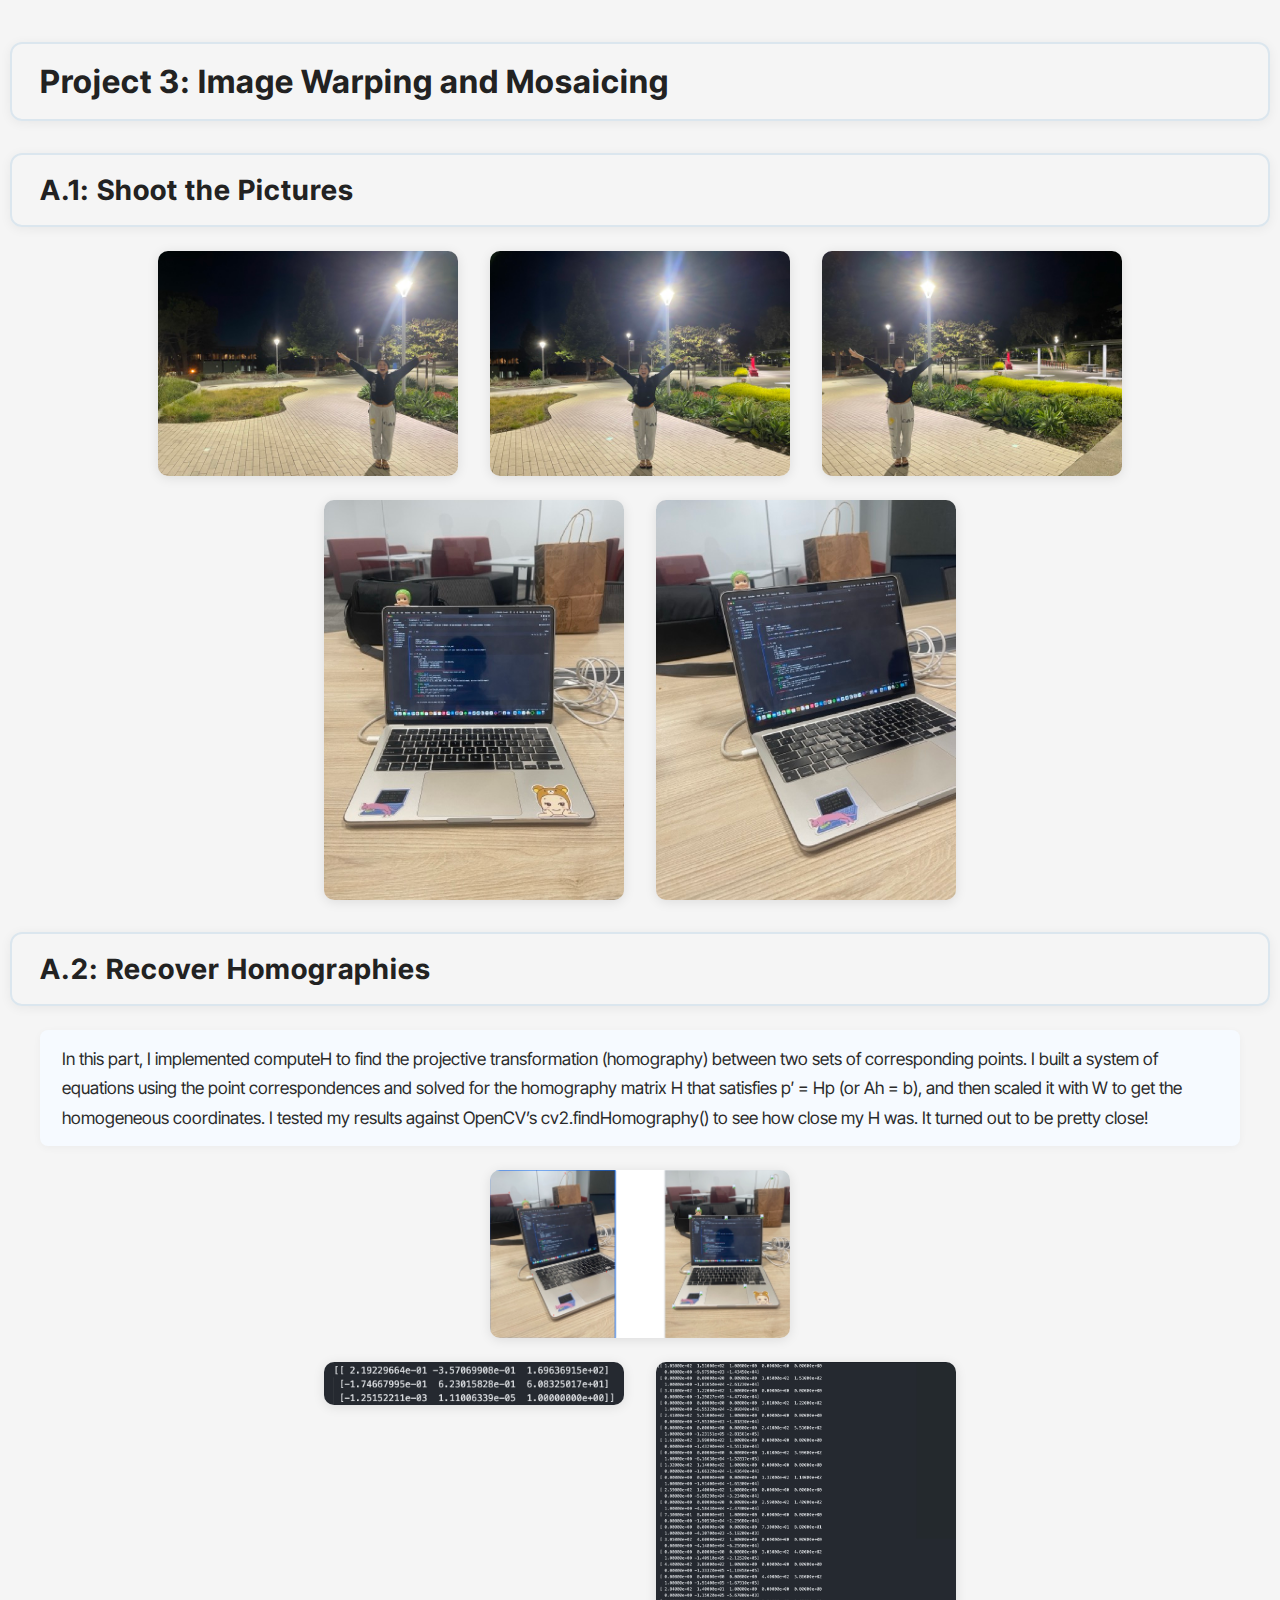
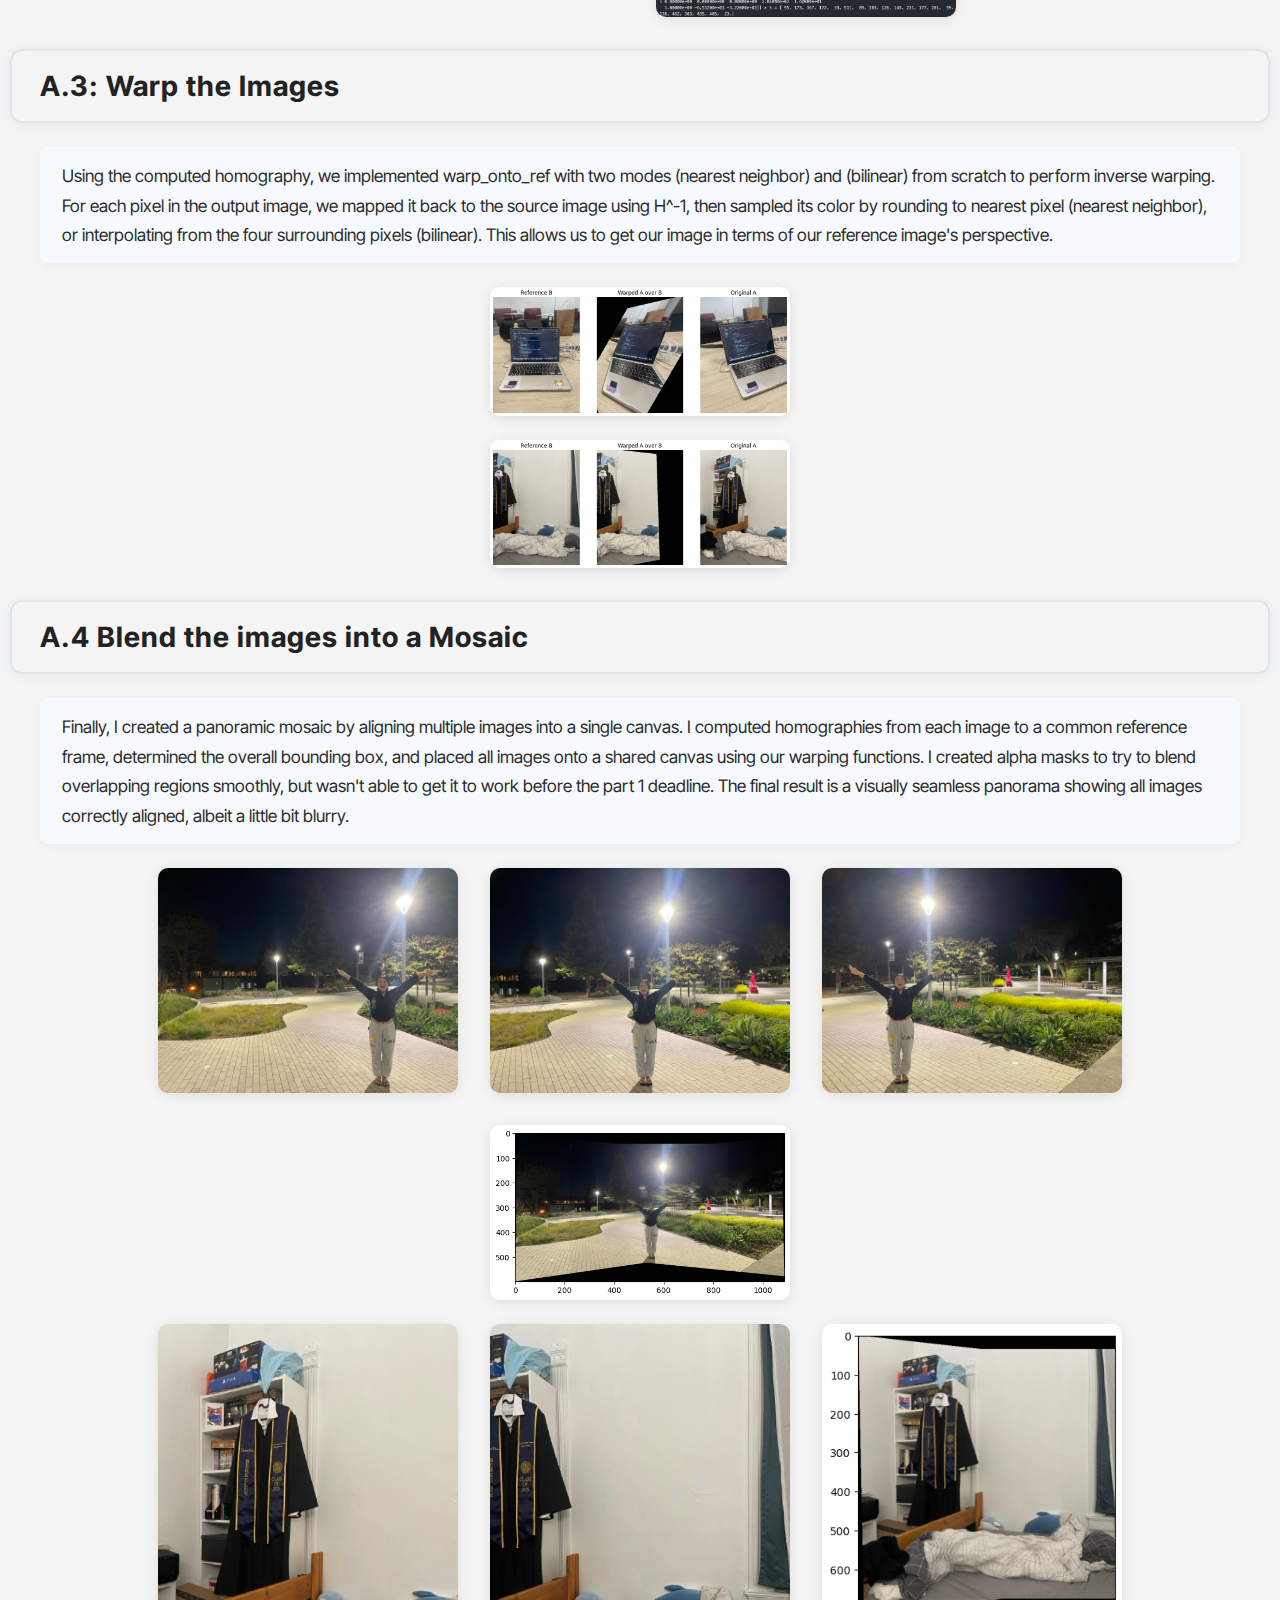
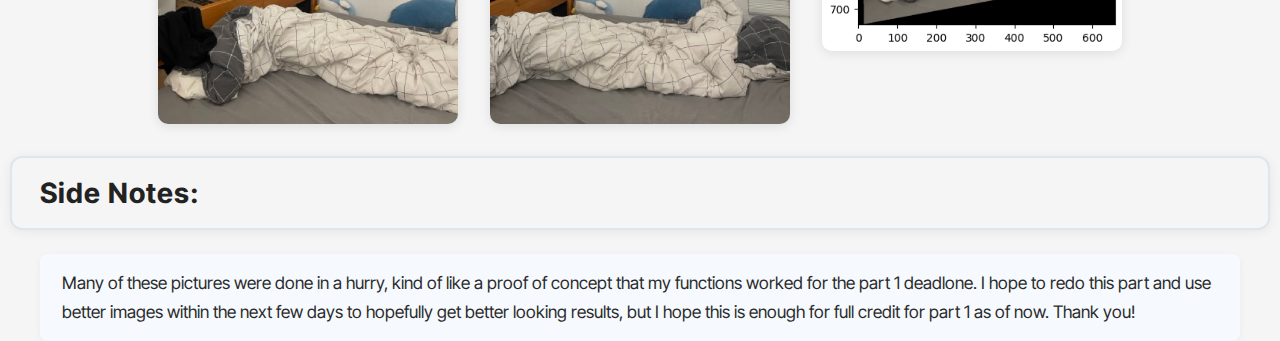
<file: 3/index.html>
<!DOCTYPE html>
<html lang="en">
<head>
    <meta charset="UTF-8">
    <meta name="viewport" content="width=device-width, initial-scale=1.0">
    <title>Project 3</title>
    <link rel="stylesheet" href="../style.css">
</head>
<body>
    <h1>
        Project 3: Image Warping and Mosaicing
    </h1>

    <h2>
        A.1: Shoot the Pictures
    </h2>



    <div class = "img-row">
        <div class="img-col">
            <img src="./media/a1/jennleft.jpeg" alt="left image">
        </div>
        <div class="img-col">
            <img src="./media/a1/jennmiddle.jpeg" alt="middle image">
        </div>
        <div class="img-col">
            <img src="./media/a1/jennright.jpeg" alt="right image">
        </div>
    </div>

    <div class = "img-row">
        <div class="img-col">
            <img src="./media/a1/laptop1.jpeg" alt="left image">
        </div>
        <div class="img-col">
            <img src="./media/a1/laptop2.jpeg" alt="middle image">
        </div>
    </div>

    <h2>
        A.2: Recover Homographies
    </h2>

    <p>
        In this part, I implemented computeH to find the projective 
        transformation (homography) between two sets of corresponding 
        points. I built a system of equations using the point 
        correspondences and solved for the homography matrix H 
        that satisfies p′ = Hp (or Ah = b), and then scaled it with W to get the homogeneous coordinates. 
        I tested my results against OpenCV’s cv2.findHomography() to see how close
        my H was. It turned out to be pretty close!
    </p>

    <div class = "img-row">
        <div class="img-col">
            <img src="./media/a2/laptopcorres.jpg" alt="left image">
        </div>
    </div>

    <div class = "img-row">
        <div class="img-col">
            <img src="./media/a2/homography.jpg" alt="left image">
        </div>
        <div class="img-col">
            <img src="./media/a2/systemeq.jpg" alt="middle image">
        </div>
    </div>


    <h2>
        A.3: Warp the Images
    </h2>

    <p>
        Using the computed homography, we implemented warp_onto_ref 
        with two modes (nearest neighbor) and (bilinear) from scratch to perform inverse warping.
        For each pixel in the output image, we mapped it back to the 
        source image using H^-1, then sampled its color by rounding to
        nearest pixel (nearest neighbor), or interpolating from the
        four surrounding pixels (bilinear). This allows us to get our image
        in terms of our reference image's perspective. 
    </p>

    <div class = "img-row">
        <div class="img-col">
            <img src="./media/a3/laptopwarp.png" alt="left image">
        </div>
    </div>

    <div class="img-row">
        <div class="img-col">
            <img src="./media/a3/roomwarp.png" alt="middle image">
        </div>
    </div>
    

    <h2>
        A.4 Blend the images into a Mosaic
    </h2>

    <p>
        Finally, I created a panoramic mosaic by aligning multiple 
        images into a single canvas. I computed homographies from 
        each image to a common reference frame, determined the 
        overall bounding box, and placed all images onto a shared 
        canvas using our warping functions. I created alpha masks to 
        try to blend overlapping regions smoothly, but wasn't able to
        get it to work before the part 1 deadline. The final result is a visually seamless
        panorama showing all images correctly aligned, albeit a little bit
        blurry. 
    </p>

    <div class = "img-row">
        <div class="img-col">
            <img src="./media/a1/jennleft.jpeg" alt="left image">
        </div>
        <div class="img-col">
            <img src="./media/a1/jennmiddle.jpeg" alt="middle image">
        </div>
        <div class="img-col">
            <img src="./media/a1/jennright.jpeg" alt="right image">
        </div>
        <div class="img-col">
            <img src="./media/a4/jennmosaic.png" alt="right image">
        </div>
    </div>

    <div class = "img-row">
        <div class="img-col">
            <img src="./media/a4/room1.jpeg" alt="left image">
        </div>
        <div class="img-col">
            <img src="./media/a4/room2.jpeg" alt="middle image">
        </div>
        <div class="img-col">
            <img src="./media/a4/roommosaic.png" alt="right image">
        </div>
    </div>

    <h2>
        Side Notes:
    </h2>

    <p>
        Many of these pictures were done in a hurry, kind of like a 
        proof of concept that my functions worked for the part 1 deadlone. 
        I hope to redo this part and use better images within the next few
        days to hopefully get better looking results, but I hope this is  
        enough for full credit for part 1 as of now. Thank you!
    </p>
</body>
</html>
</file>
<file: style.css>
/* === Base / Fonts === */
@import url('https://fonts.googleapis.com/css?family=Inter+Tight');

:root{
  --page-max: 1700px;       /* site width on large screens */
  --page-pad: 8px;          /* side padding inside container */
  --card-bg: #f6faff;
  --code-bg: #f0f4fa;
  --ink: #222;
  --brand: #1565c0;
  --panel-shadow: 0 2px 12px rgba(0,0,0,0.06);
}

* { box-sizing: border-box; }

html, body {
  height: 100%;
}

body {
  font-family: 'Inter Tight', sans-serif;
  background: #f5f5f5;
  color: var(--ink);
  margin: 5px;     /* needs units */
  padding: 5px;    /* needs units */
}

/* === Page container (centers EVERYTHING) === */
.content {
  max-width: var(--page-max);
  width: min(var(--page-max), 95vw);
  margin: 0 auto;
  padding-inline: var(--page-pad);
}

/* === Headings === */
h1, h2{
  /* background: #f0f4fa; */
  color: var(--ink);
  border-radius: 12px;
  padding: 18px 28px;
  margin: 32px 0 24px 0;   /* no auto centering; .content handles that */
  box-shadow: var(--panel-shadow);
  border: 2px solid #dbe6ee;
  /* text-align: center; */
  font-weight: 700;
  letter-spacing: 1px;
  max-width: none;          /* align with .content width */
}
h1 { font-size: 2em; }
h2 { font-size: 1.75em; }
h3 { 
  font-size: 1.5em; 
  color: var(--ink);
  font-weight: 600;
  padding: 0px 28px;
  /* margin: 32px 0 24px 0; */
}

h4 { 
  font-size: 22px; 
  /* background: #f0f4fa; */
  color: var(--ink);
  padding: 0px 28px;
  margin: 32px 0 24px 0;
}

/* === General paragraph styling (for standalone paragraphs) === */
p {
  max-width: 1200px;
  margin: 18px auto;
  padding: 14px 22px;
  background: var(--card-bg);
  border-radius: 8px;
  box-shadow: 0 2px 8px rgba(0,0,0,0.04);
  font-size: 1.08em;
  line-height: 1.7;
  color: #2a2a2a;
}

/* === Links === */
a { color: #0077cc; text-decoration: none; }
a:hover { text-decoration: underline; }

/* back button */
.back-btn {
  position: absolute;
  top: 24px;
  left: 32px;
  background: #e3f2fd;
  color: var(--brand);
  padding: 10px 22px;
  border-radius: 8px;
  font-size: 1.1em;
  font-weight: 600;
  box-shadow: 0 2px 8px rgba(51,102,204,0.08);
  text-decoration: none;
  transition: background 0.2s;
  z-index: 10;
}
.back-btn:hover { background: #bbdefb; color: #0d47a1; }

/* === Cards / Buttons (unchanged) === */
.card-links {
  display: flex;
  gap: 32px;
  justify-content: center;
  margin: 48px 0;
}
.card-btn {
  display: block;
  background: #e3f2fd;
  color: var(--brand);
  font-size: 1.4em;
  font-weight: 700;
  padding: 36px 64px;
  border-radius: 16px;
  box-shadow: 0 4px 16px rgba(51,102,204,0.10);
  text-align: center;
  text-decoration: none;
  transition: background 0.2s, box-shadow 0.2s;
}
.card-btn:hover {
  background: #bbdefb;
  box-shadow: 0 6px 24px rgba(51,102,204,0.16);
  color: #0d47a1;
}

/* === Image Row (unchanged) === */
.img-row {
  display: flex;
  flex-wrap: wrap;
  justify-content: center; /* <-- centers each wrapped line */
  gap: 32px;
  width: 100%;
  margin: 24px 0;
}
.img-row2{
  display: flex;
  gap: 20px;
  width: 75%;
  height: 75%;
  margin: 24px 0;
}
.img-col {
  flex: 0 1 320px;   /* basis 320px, can shrink if needed */
  display: flex;
  flex-direction: column;
  align-items: center;
}

.img-col img {
  width: 100%;
  height: auto;
  object-fit: contain;
  border-radius: 10px;
  box-shadow: 0 2px 12px rgba(0,0,0,0.10);
}
.img-desc { margin-top: 8px; font-size: 0.95em; color: #444; text-align: center; }

/* === Table (unchanged) === */
table {
  width: 90%;
  max-width: 900px;
  margin: 32px auto 24px auto;
  border-collapse: collapse;
  background: #f0f4fa;
  border-radius: 12px;
  overflow: hidden;
  box-shadow: var(--panel-shadow);
  font-size: 1.05em;
}
thead { background: #e3f2fd; }
th, td { padding: 14px 18px; text-align: center; border-bottom: 1px solid #dbe6ee; }
th { color: var(--brand); font-weight: 700; letter-spacing: 1px; }
tr:last-child td { border-bottom: none; }
tbody tr:nth-child(even) { background: var(--card-bg); }

/* =========================================================
   EXPLAIN + CODE “mini-stacks” in two columns
   ========================================================= */
.section-grid {
  width: 100%;                                      /* fill .content */
  display: grid;
  grid-template-columns: repeat(2, minmax(0, 1fr)); /* 2 equal columns */
  gap: 24px;
  align-items: stretch;                              /* equal heights */
  margin: 24px 0;
}

.section {
  display: flex;
  flex-direction: column;  /* explanation above code */
  gap: 16px;
  height: 100%;
}

.section .explain,
.section .code {
  background: var(--card-bg);
  border-radius: 8px;
  box-shadow: 0 2px 8px rgba(0,0,0,0.04);
  padding: 16px 20px;
}

/* prevent global <p> styling from adding inner margins/backgrounds */
.section .explain p {
  margin: 0;
  max-width: none;
  padding: 0;
  background: transparent;
  box-shadow: none;
}

/* Prism block inside the code card */
.section .code pre {
  background: var(--code-bg);
  border-radius: 8px;
  padding: 12px 16px;
  margin: 0;                /* no extra outer margin */
  max-width: 100%;
  overflow-x: auto;
}

@media (max-width: 1280px) {
  .img-col { flex-basis: 300px; } /* helps fit 3 across comfortably */
}
@media (max-width: 1000px) {
  .img-col { flex-basis: 320px; } /* likely 2 across */
}
@media (max-width: 700px) {
  .img-col { flex-basis: 100%; }  /* 1 across */
}
</file>
<file: prism.css>
/* PrismJS 1.30.0
https://prismjs.com/download#themes=prism&languages=markup+css+clike+javascript+c+java+python+jsx+tsx+sql+typescript */
code[class*=language-],pre[class*=language-]{color:#000;background:0 0;text-shadow:0 1px #fff;font-family:Consolas,Monaco,'Andale Mono','Ubuntu Mono',monospace;font-size:1em;text-align:left;white-space:pre;word-spacing:normal;word-break:normal;word-wrap:normal;line-height:1.5;-moz-tab-size:4;-o-tab-size:4;tab-size:4;-webkit-hyphens:none;-moz-hyphens:none;-ms-hyphens:none;hyphens:none}code[class*=language-] ::-moz-selection,code[class*=language-]::-moz-selection,pre[class*=language-] ::-moz-selection,pre[class*=language-]::-moz-selection{text-shadow:none;background:#b3d4fc}code[class*=language-] ::selection,code[class*=language-]::selection,pre[class*=language-] ::selection,pre[class*=language-]::selection{text-shadow:none;background:#b3d4fc}@media print{code[class*=language-],pre[class*=language-]{text-shadow:none}}pre[class*=language-]{padding:1em;margin:.5em 0;overflow:auto}:not(pre)>code[class*=language-],pre[class*=language-]{background:#f5f2f0}:not(pre)>code[class*=language-]{padding:.1em;border-radius:.3em;white-space:normal}.token.cdata,.token.comment,.token.doctype,.token.prolog{color:#708090}.token.punctuation{color:#999}.token.namespace{opacity:.7}.token.boolean,.token.constant,.token.deleted,.token.number,.token.property,.token.symbol,.token.tag{color:#905}.token.attr-name,.token.builtin,.token.char,.token.inserted,.token.selector,.token.string{color:#690}.language-css .token.string,.style .token.string,.token.entity,.token.operator,.token.url{color:#9a6e3a;background:hsla(0,0%,100%,.5)}.token.atrule,.token.attr-value,.token.keyword{color:#07a}.token.class-name,.token.function{color:#dd4a68}.token.important,.token.regex,.token.variable{color:#e90}.token.bold,.token.important{font-weight:700}.token.italic{font-style:italic}.token.entity{cursor:help}
</file>
